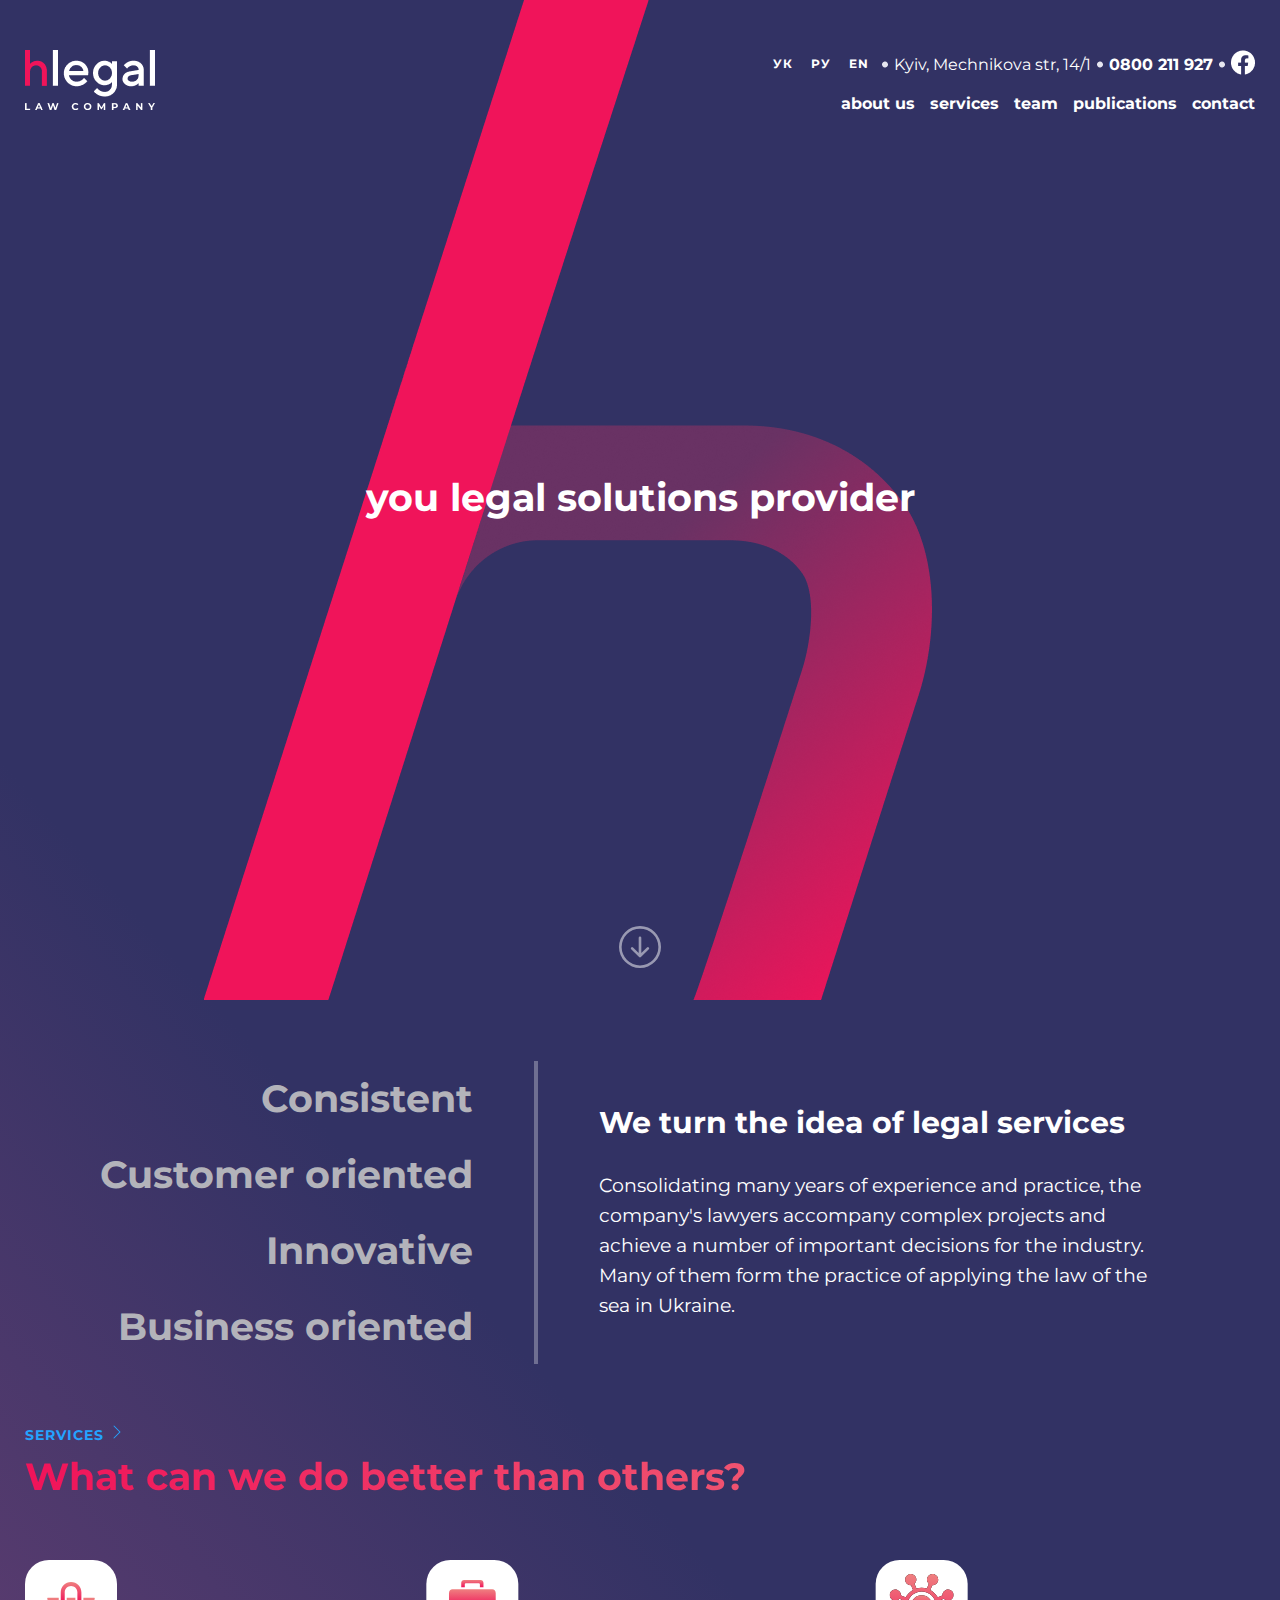
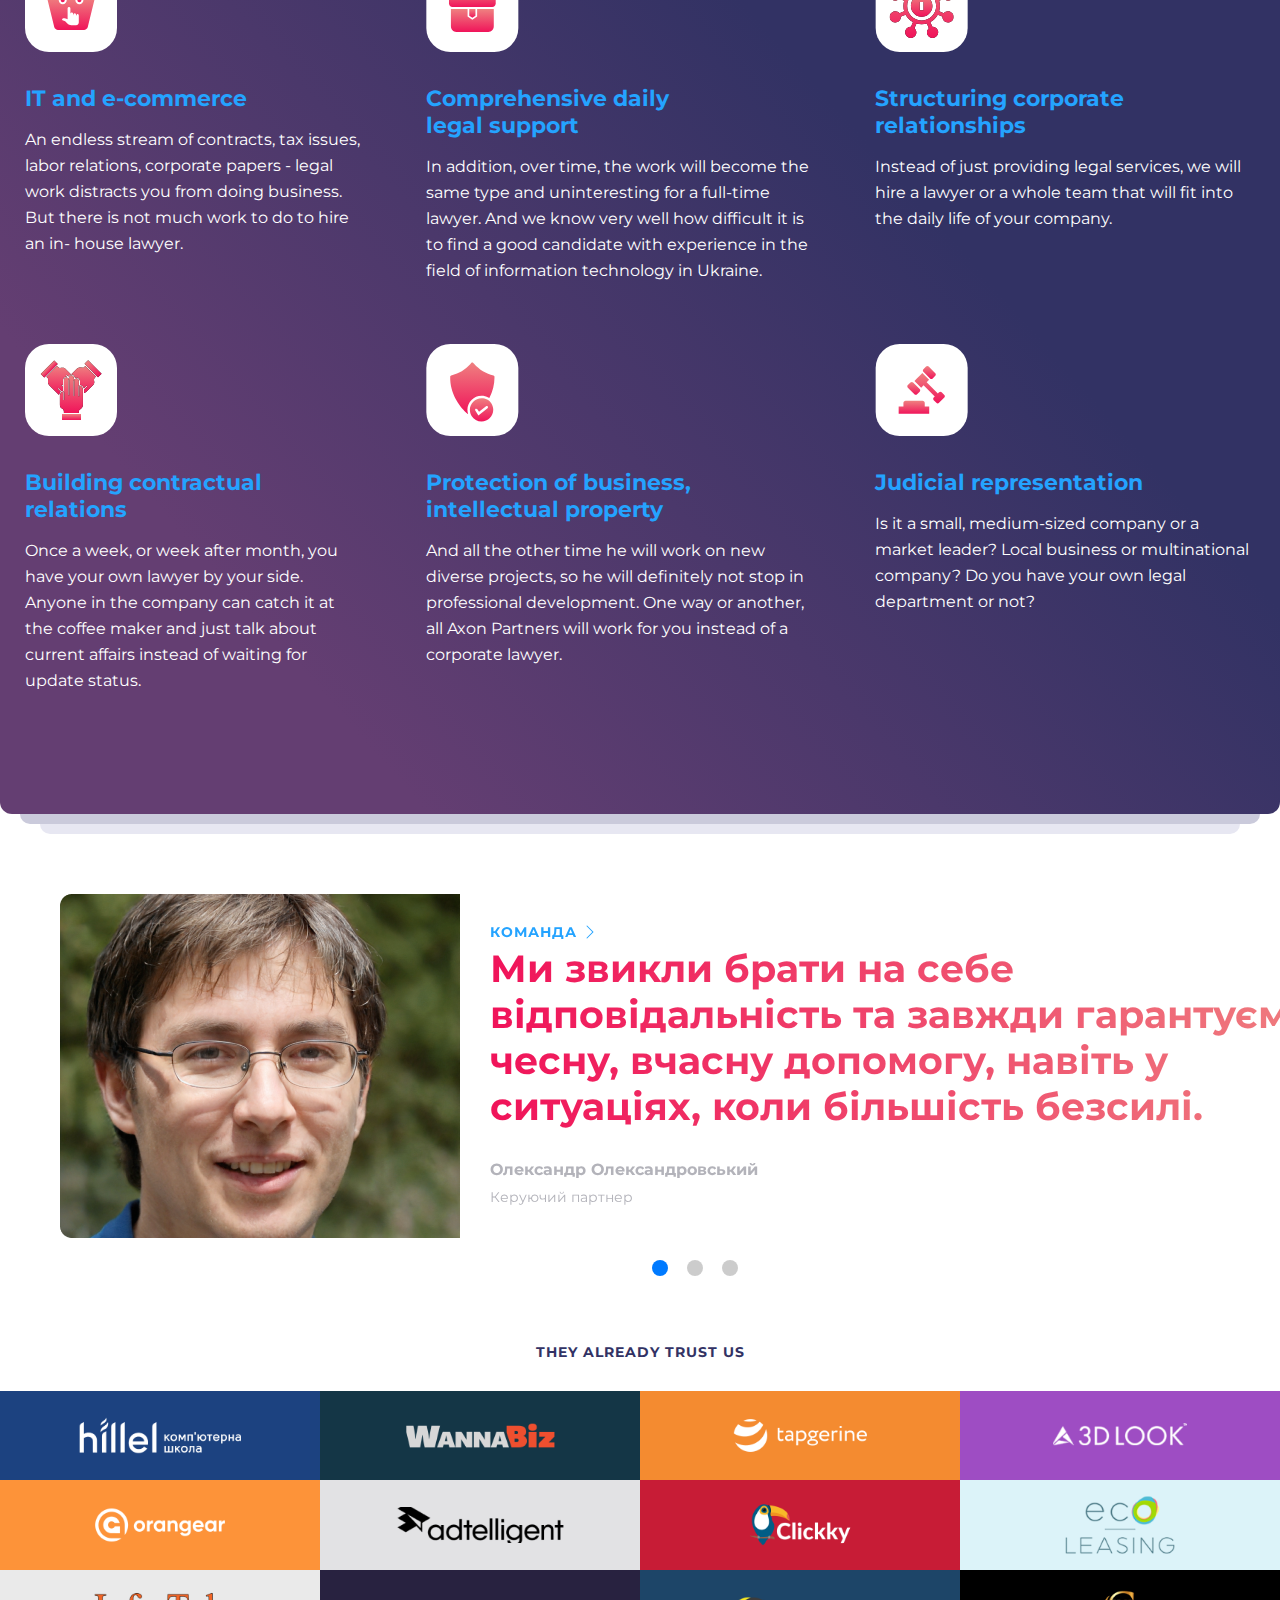
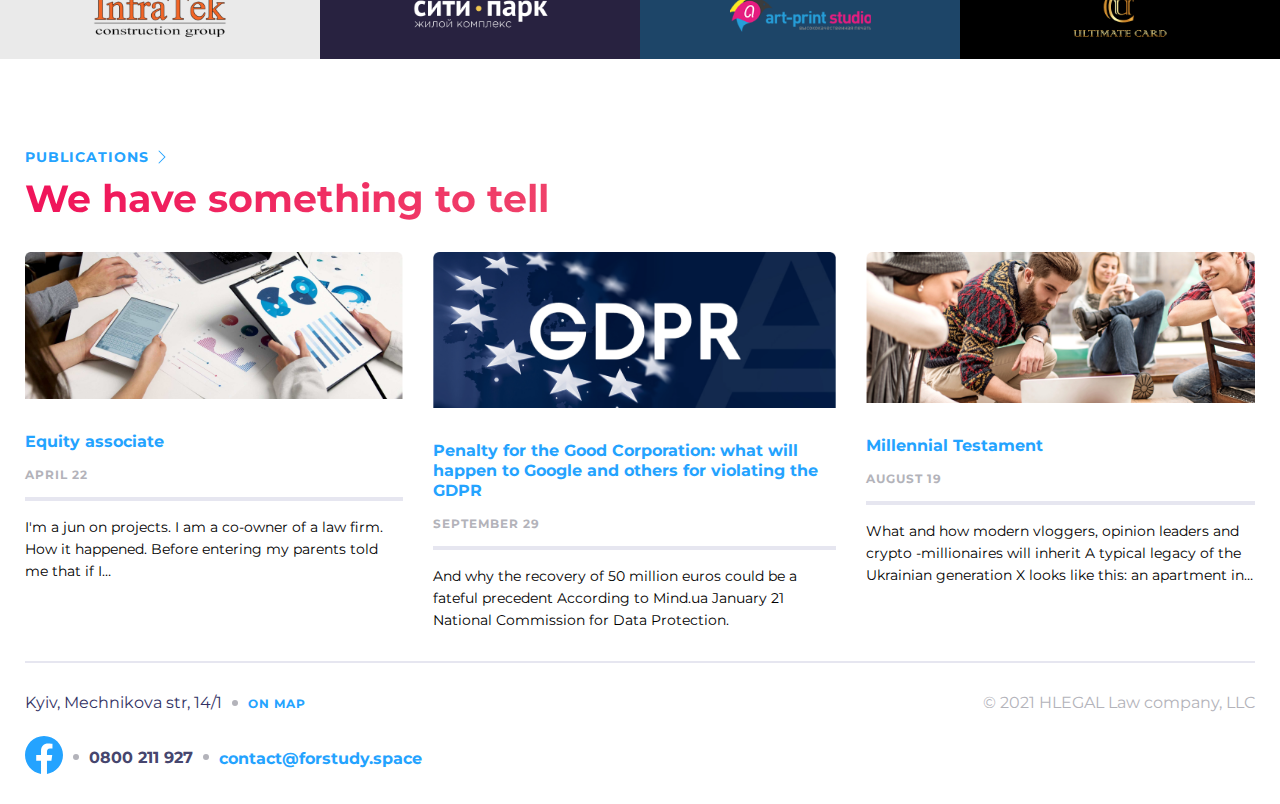
<file: index.html>
<!DOCTYPE html>
<html lang="en">
<head>
    <meta charset="UTF-8">
    <meta name="viewport"
          content="width=device-width, initial-scale=1.0, maximum-scale=1.0, minimum-scale=2.0">
    <meta http-equiv="X-UA-Compatible" content="ie=edge">
    <title>hlegal law company</title>
    <link href="https://cdn.jsdelivr.net/npm/bootstrap@5.3.0-alpha1/dist/css/bootstrap.min.css" rel="stylesheet"
          integrity="sha384-GLhlTQ8iRABdZLl6O3oVMWSktQOp6b7In1Zl3/Jr59b6EGGoI1aFkw7cmDA6j6gD" crossorigin="anonymous">
    <link rel="stylesheet" href="https://cdn.jsdelivr.net/npm/swiper@9/swiper-bundle.min.css"/>
    <link rel="stylesheet" href="css/reset.css">
    <link rel="stylesheet" href="css/style.css">
    <link rel="preconnect" href="https://fonts.googleapis.com">
    <link rel="preconnect" href="https://fonts.gstatic.com" crossorigin>
    <link href="https://fonts.googleapis.com/css2?family=Montserrat:ital,wght@0,400;0,700;1,400;1,700&display=swap"
          rel="stylesheet">
</head>
<body>


<header>
    <div class="background">
        <div class="header_wrapper">
            <div class="header_container">
                <div class="header_left">
                    <a href="#"><img src="image/logo_header.png" alt="logo_header"></a>
                </div>
                <div class="header_right">
                    <div class="first_string">
                        <div class="languages">
                            <a href="#" class="uk link">УК</a>
                            <a href="#" class="ru link">РУ</a>
                            <a href="#" class="en link">EN</a>
                        </div>
                        <div class="dot_separator-first">
                            <img src="image/dot_separator.png" alt="dot_separator" class="dot_separator">
                        </div>
                        <div class="address_p">
                            <p class="address">Kyiv, Mechnikova str, 14/1</p>
                        </div>
                        <div class="dot_separator-second">
                            <img src="image/dot_separator.png" alt="dot_separator" class="dot_separator">
                        </div>
                        <div class="mobile">
                            <a href="#" class="mobile-link">0800 211 927</a>
                        </div>
                        <div class="dot_separator-third">
                            <img src="image/dot_separator.png" alt="dot_separator">
                        </div>
                        <div class="facebook_logo">
                            <a href="#"><img src="image/facebook_header.png" alt="facebook_header"></a>
                        </div>
                    </div>
                    <div class="second_string">
                        <a href="#" class="second_string-link">about us</a>
                        <a href="pages/services.html" class="second_string-link">services</a>
                        <a href="#" class="second_string-link">team</a>
                        <a href="#" class="second_string-link">publications</a>
                        <a href="#" class="second_string-link">contact</a>
                    </div>
                </div>
            </div>
        </div>
        <div class="header_wrapper-tabletSD">
            <div class="header_container">
                <div class="first_string">
                    <div class="languages">
                        <a href="#" class="uk link">УК</a>
                        <a href="#" class="ru link">РУ</a>
                        <a href="#" class="en link">EN</a>
                    </div>
                    <div class="dot_separator-first">
                        <img src="image/dot_separator.png" alt="dot_separator" class="dot_separator">
                    </div>
                    <div class="address_p">
                        <p class="address">Kyiv, Mechnikova str, 14/1</p>
                    </div>
                    <div class="dot_separator-second">
                        <img src="image/dot_separator.png" alt="dot_separator" class="dot_separator">
                    </div>
                    <div class="mobile">
                        <a href="#" class="mobile-link">0800 211 927</a>
                    </div>
                    <div class="dot_separator-third">
                        <img src="image/dot_separator.png" alt="dot_separator">
                    </div>
                    <div class="facebook_logo">
                        <a href="#"><img src="image/facebook_header.png" alt="facebook_header"></a>
                    </div>
                </div>
                <div class="header_first">
                    <a href="#"><img src="image/logo_header.png" alt="logo_header"></a>
                </div>
                <div class="second_string">
                    <a href="#" class="second_string-link">about us</a>
                    <a href="pages/services.html" class="second_string-link">services</a>
                    <a href="#" class="second_string-link">team</a>
                    <a href="#" class="second_string-link">publications</a>
                    <a href="#" class="second_string-link">contact</a>
                </div>
            </div>
        </div>
        <div class="header_wrapper-mobile">
            <div class="mobile_container">
                <div class="languages">
                    <a href="#" class="uk link">УК</a>
                    <a href="#" class="ru link">РУ</a>
                    <a href="#" class="en link">EN</a>
                </div>
                <div class="mobile_phone">
                    <a href="#">0800 211 927</a>
                </div>
            </div>
        </div>
        <div class="header_wrapper-mobile-second">
            <div class="mobile_container">
                <div class="logo">
                    <a href="pages/services.html"><img src="image/adaptive/Mobile/logo.svg" alt="logo"></a>
                </div>
                <div class="menu">
                    <a href="#"><img src="image/adaptive/Mobile/logo-2.svg" alt="logo-2"></a>
                </div>
            </div>
        </div>

        <section>
            <div class="header_text">
                <p>you legal solutions provider</p>
            </div>
        </section>

        <section>
            <div class="button-scroll">
                <a href="#wrapper">
                    <svg xmlns="http://www.w3.org/2000/svg" width="42" height="42" fill="white" opacity="0.5"
                         class="bi bi-arrow-down-circle" viewBox="0 0 16 16">
                        <path fill-rule="evenodd"
                              d="M1 8a7 7 0 1 0 14 0A7 7 0 0 0 1 8zm15 0A8 8 0 1 1 0 8a8 8 0 0 1 16 0zM8.5 4.5a.5.5 0 0 0-1 0v5.793L5.354 8.146a.5.5 0 1 0-.708.708l3 3a.5.5 0 0 0 .708 0l3-3a.5.5 0 0 0-.708-.708L8.5 10.293V4.5z"/>
                    </svg>
                </a>
            </div>
        </section>


        <section>
            <div class="main_wrapper-first">
                <div class="main_container-first">
                    <div class="links_block">
                        <div class="links_block-first">
                            <a href="#">Consistent</a>
                        </div>
                        <div class="links_block-second">
                            <a href="#">Customer oriented</a>
                        </div>
                        <div class="links_block-third">
                            <a href="#">Innovative</a>
                        </div>
                        <div class="links_block-fourth">
                            <a href="#">Business oriented</a>
                        </div>
                    </div>
                    <div class="vertical_line"></div>
                    <div class="text_block">
                        <h2>We turn the idea of legal services</h2>
                        <p>Consolidating many years of experience and practice, the company's lawyers accompany
                            complex projects and achieve a number of important decisions for the industry. Many of
                            them form the practice of applying the law of the sea in Ukraine.</p>
                    </div>
                </div>
            </div>
        </section>

        <section>
            <div class="main_wrapper-first-tabletSD">
                <div class="main_container-first">
                    <div class="links_block">
                        <div class="links_block-first">
                            <a href="#">Consistent</a>
                        </div>
                        <div class="links_block-second">
                            <a href="#">Customer oriented</a>
                        </div>
                        <div class="links_block-third">
                            <a href="#">Innovative</a>
                        </div>
                        <div class="links_block-fourth">
                            <a href="#">Business oriented</a>
                        </div>
                    </div>
                    <div class="text_block">
                        <h2>We turn the idea of legal services</h2>
                        <p>Consolidating many years of experience and practice, the company's lawyers accompany
                            complex projects and achieve a number of important decisions for the industry. Many of
                            them form the practice of applying the law of the sea in Ukraine.</p>
                    </div>
                </div>
            </div>
        </section>

        <section>
            <div class="main_wrapper-second">
                <div class="main_container-second">
                    <div class="services_block">
                        <div class="services_link">
                            <a href="#">services
                                <svg xmlns="http://www.w3.org/2000/svg" width="16" height="16" fill="#24A3FF"
                                     class="bi bi-chevron-right" viewBox="0 0 16 16">
                                    <path fill-rule="evenodd"
                                          d="M4.646 1.646a.5.5 0 0 1 .708 0l6 6a.5.5 0 0 1 0 .708l-6 6a.5.5 0 0 1-.708-.708L10.293 8 4.646 2.354a.5.5 0 0 1 0-.708z"/>
                                </svg>
                            </a>
                        </div>
                    </div>
                    <div class="title">
                        <h2>What can we do better than others?</h2>
                    </div>
                    <div class="items_container">
                        <div class="item-1">
                            <img src="image/container2Image/it-end-e-commerce.svg" alt="it">
                            <a href="#"><h3>IT and e-commerce</h3></a>
                            <p>An endless stream of contracts, tax issues, labor relations,
                                corporate papers - legal work distracts you from doing
                                business. But there is not much work to do to hire an in-
                                house lawyer.</p>
                        </div>
                        <div class="item-2">
                            <img src="image/container2Image/Comprehensive-daily.svg" alt="Comprehensive-daily">
                            <a href="#"><h3>Comprehensive daily legal support</h3></a>
                            <p>In addition, over time, the work will become the same type
                                and uninteresting for a full-time lawyer. And we know very
                                well how difficult it is to find a good candidate with
                                experience in the field of information technology in Ukraine.</p>
                        </div>
                        <div class="item-3">
                            <img src="image/container2Image/Structuring-corporate-relationships.svg"
                                 alt="Structuring-corporate-relationships">
                            <a href="#"><h3>Structuring corporate relationships</h3></a>
                            <p>Instead of just providing legal services, we will hire a lawyer or
                                a whole team that will fit into the daily life of your company.</p>
                        </div>
                        <div class="item-4">
                            <img src="image/container2Image/Building.svg" alt="Building">
                            <a href="#"><h3>Building contractual relations</h3></a>
                            <p>Once a week, or week after month, you have your own lawyer
                                by your side. Anyone in the company can catch it at the
                                coffee maker and just talk about current affairs instead of
                                waiting for update status.</p>
                        </div>
                        <div class="item-5">
                            <img src="image/container2Image/Protection-of-business.svg"
                                 alt="Protection-of-business">
                            <a href="#"><h3>Protection of business, intellectual property</h3></a>
                            <p>And all the other time he will work on new diverse projects,
                                so he will definitely not stop in professional development.
                                One way or another, all Axon Partners will work for you
                                instead of a corporate lawyer.</p>
                        </div>
                        <div class="item-6">
                            <img src="image/container2Image/Judicial.svg" alt="Judical">
                            <a href="#"><h3>Judicial representation</h3></a>
                            <p>Is it a small, medium-sized company or a market leader?
                                Local business or multinational company? Do you have your
                                own legal department or not?</p>
                        </div>
                    </div>
                </div>
            </div>
        </section>
    </div>


</header>

<main>
    <section>
        <div class="shadow_wrapper">
            <div class="shadow_wrapper-container">
                <div class="shadow_box-1"></div>
            </div>
        </div>
    </section>

    <section>
        <div class="shadow_wrapper-second">
            <div class="shadow_wrapper_container-second">
                <div class="shadow_box-2"></div>
            </div>
        </div>
    </section>

    <section>
        <div id="wrapper">
            <!-- Swiper -->
            <div class="swiper mySwiper">
                <div class="swiper-wrapper">
                    <div class="swiper-slide">
                        <div class="swiper_photo">
                            <img src="image/container2Image/man.png" alt="man">
                        </div>
                        <div class="text_container">
                            <div class="team">
                                <a href="#">
                                    <p>КОМАНДА
                                        <svg xmlns="http://www.w3.org/2000/svg" width="16" height="16" fill="#24A3FF"
                                             class="bi bi-chevron-right" viewBox="0 0 16 16">
                                            <path fill-rule="evenodd"
                                                  d="M4.646 1.646a.5.5 0 0 1 .708 0l6 6a.5.5 0 0 1 0 .708l-6 6a.5.5 0 0 1-.708-.708L10.293 8 4.646 2.354a.5.5 0 0 1 0-.708z"/>
                                        </svg>
                                    </p>
                                </a>
                            </div>
                            <div class="title">
                                <p>Ми звикли брати на себе відповідальність та завжди
                                    гарантуємо чесну, вчасну допомогу, навіть у
                                    ситуаціях, коли більшість безсилі.</p>
                            </div>
                            <div class="footer_text-1">
                                <p>Олександр Олександровський</p>
                            </div>
                            <div class="footer_text-2">
                                <p>Керуючий партнер</p>
                            </div>
                        </div>
                    </div>
                    <div class="swiper-slide">
                        <div class="swiper_photo">
                            <img src="image/container2Image/man.png" alt="man">
                        </div>
                        <div class="text_container">
                            <div class="team">
                                <a href="#">
                                    <p>КОМАНДА
                                        <svg xmlns="http://www.w3.org/2000/svg" width="16" height="16" fill="#24A3FF"
                                             class="bi bi-chevron-right" viewBox="0 0 16 16">
                                            <path fill-rule="evenodd"
                                                  d="M4.646 1.646a.5.5 0 0 1 .708 0l6 6a.5.5 0 0 1 0 .708l-6 6a.5.5 0 0 1-.708-.708L10.293 8 4.646 2.354a.5.5 0 0 1 0-.708z"/>
                                        </svg>
                                    </p>
                                </a>
                            </div>
                            <div class="title">
                                <p>Ми звикли брати на себе відповідальність та завжди
                                    гарантуємо чесну, вчасну допомогу, навіть у
                                    ситуаціях, коли більшість безсилі.</p>
                            </div>
                            <div class="footer_text-1">
                                <p>Олександр Олександровський</p>
                            </div>
                            <div class="footer_text-2">
                                <p>Керуючий партнер</p>
                            </div>
                        </div>
                    </div>
                    <div class="swiper-slide">
                        <div class="swiper_photo">
                            <img src="image/container2Image/man.png" alt="man">
                        </div>
                        <div class="text_container">
                            <div class="team">
                                <a href="#">
                                    <p>КОМАНДА
                                        <svg xmlns="http://www.w3.org/2000/svg" width="16" height="16" fill="#24A3FF"
                                             class="bi bi-chevron-right" viewBox="0 0 16 16">
                                            <path fill-rule="evenodd"
                                                  d="M4.646 1.646a.5.5 0 0 1 .708 0l6 6a.5.5 0 0 1 0 .708l-6 6a.5.5 0 0 1-.708-.708L10.293 8 4.646 2.354a.5.5 0 0 1 0-.708z"/>
                                        </svg>
                                    </p>
                                </a>
                            </div>
                            <div class="title">
                                <p>Ми звикли брати на себе відповідальність та завжди
                                    гарантуємо чесну, вчасну допомогу, навіть у
                                    ситуаціях, коли більшість безсилі.</p>
                            </div>
                            <div class="footer_text-1">
                                <p>Олександр Олександровський</p>
                            </div>
                            <div class="footer_text-2">
                                <p>Керуючий партнер</p>
                            </div>
                        </div>
                    </div>
                </div>
                <div class="swiper-pagination"></div>
            </div>
        </div>
    </section>

    <section>
        <div id="wrapper_adaptive-desktop">
            <!-- Swiper -->
            <div class="swiper mySwiper">
                <div class="swiper-wrapper">
                    <div class="swiper-slide">
                        <div class="swiper_photo">
                            <img src="image/adaptive/desktopSD/man.png" alt="man">
                        </div>
                        <div class="text_container">
                            <div class="team">
                                <a href="#">
                                    <p>КОМАНДА
                                        <svg xmlns="http://www.w3.org/2000/svg" width="16" height="16" fill="#24A3FF"
                                             class="bi bi-chevron-right" viewBox="0 0 16 16">
                                            <path fill-rule="evenodd"
                                                  d="M4.646 1.646a.5.5 0 0 1 .708 0l6 6a.5.5 0 0 1 0 .708l-6 6a.5.5 0 0 1-.708-.708L10.293 8 4.646 2.354a.5.5 0 0 1 0-.708z"/>
                                        </svg>
                                    </p>
                                </a>
                            </div>
                            <div class="title">
                                <p>Ми звикли брати на себе відповідальність та завжди
                                    гарантуємо чесну, вчасну допомогу, навіть у
                                    ситуаціях, коли більшість безсилі.</p>
                            </div>
                            <div class="footer_text-1">
                                <p>Олександр Олександровський</p>
                            </div>
                            <div class="footer_text-2">
                                <p>Керуючий партнер</p>
                            </div>
                        </div>
                    </div>
                    <div class="swiper-slide">
                        <div class="swiper_photo">
                            <img src="image/adaptive/desktopSD/man.png" alt="man">
                        </div>
                        <div class="text_container">
                            <div class="team">
                                <a href="#">
                                    <p>КОМАНДА
                                        <svg xmlns="http://www.w3.org/2000/svg" width="16" height="16" fill="#24A3FF"
                                             class="bi bi-chevron-right" viewBox="0 0 16 16">
                                            <path fill-rule="evenodd"
                                                  d="M4.646 1.646a.5.5 0 0 1 .708 0l6 6a.5.5 0 0 1 0 .708l-6 6a.5.5 0 0 1-.708-.708L10.293 8 4.646 2.354a.5.5 0 0 1 0-.708z"/>
                                        </svg>
                                    </p>
                                </a>
                            </div>
                            <div class="title">
                                <p>Ми звикли брати на себе відповідальність та завжди
                                    гарантуємо чесну, вчасну допомогу, навіть у
                                    ситуаціях, коли більшість безсилі.</p>
                            </div>
                            <div class="footer_text-1">
                                <p>Олександр Олександровський</p>
                            </div>
                            <div class="footer_text-2">
                                <p>Керуючий партнер</p>
                            </div>
                        </div>
                    </div>
                    <div class="swiper-slide">
                        <div class="swiper_photo">
                            <img src="image/adaptive/desktopSD/man.png" alt="man">
                        </div>
                        <div class="text_container">
                            <div class="team">
                                <a href="#">
                                    <p>КОМАНДА
                                        <svg xmlns="http://www.w3.org/2000/svg" width="16" height="16" fill="#24A3FF"
                                             class="bi bi-chevron-right" viewBox="0 0 16 16">
                                            <path fill-rule="evenodd"
                                                  d="M4.646 1.646a.5.5 0 0 1 .708 0l6 6a.5.5 0 0 1 0 .708l-6 6a.5.5 0 0 1-.708-.708L10.293 8 4.646 2.354a.5.5 0 0 1 0-.708z"/>
                                        </svg>
                                    </p>
                                </a>
                            </div>
                            <div class="title">
                                <p>Ми звикли брати на себе відповідальність та завжди
                                    гарантуємо чесну, вчасну допомогу, навіть у
                                    ситуаціях, коли більшість безсилі.</p>
                            </div>
                            <div class="footer_text-1">
                                <p>Олександр Олександровський</p>
                            </div>
                            <div class="footer_text-2">
                                <p>Керуючий партнер</p>
                            </div>
                        </div>
                    </div>
                </div>
                <div class="swiper-pagination"></div>
            </div>
        </div>
    </section>

    <section>
        <div id="wrapper_adaptive-tabletHD">
            <!-- Swiper -->
            <div class="swiper mySwiper">
                <div class="swiper-wrapper">
                    <div class="swiper-slide">
                        <div class="swiper_photo">
                            <img src="image/adaptive/TabletHD/man.png" alt="man">
                        </div>
                        <div class="text_container">
                            <div class="team">
                                <a href="#">
                                    <p>КОМАНДА
                                        <svg xmlns="http://www.w3.org/2000/svg" width="16" height="16" fill="#24A3FF"
                                             class="bi bi-chevron-right" viewBox="0 0 16 16">
                                            <path fill-rule="evenodd"
                                                  d="M4.646 1.646a.5.5 0 0 1 .708 0l6 6a.5.5 0 0 1 0 .708l-6 6a.5.5 0 0 1-.708-.708L10.293 8 4.646 2.354a.5.5 0 0 1 0-.708z"/>
                                        </svg>
                                    </p>
                                </a>
                            </div>
                            <div class="title">
                                <p>Ми звикли брати на себе відповідальність та завжди
                                    гарантуємо чесну, вчасну допомогу, навіть у
                                    ситуаціях, коли більшість безсилі.</p>
                            </div>
                            <div class="footer_text-1">
                                <p>Олександр Олександровський</p>
                            </div>
                            <div class="footer_text-2">
                                <p>Керуючий партнер</p>
                            </div>
                        </div>
                    </div>
                    <div class="swiper-slide">
                        <div class="swiper_photo">
                            <img src="image/adaptive/TabletHD/man.png" alt="man">
                        </div>
                        <div class="text_container">
                            <div class="team">
                                <a href="#">
                                    <p>КОМАНДА
                                        <svg xmlns="http://www.w3.org/2000/svg" width="16" height="16" fill="#24A3FF"
                                             class="bi bi-chevron-right" viewBox="0 0 16 16">
                                            <path fill-rule="evenodd"
                                                  d="M4.646 1.646a.5.5 0 0 1 .708 0l6 6a.5.5 0 0 1 0 .708l-6 6a.5.5 0 0 1-.708-.708L10.293 8 4.646 2.354a.5.5 0 0 1 0-.708z"/>
                                        </svg>
                                    </p>
                                </a>
                            </div>
                            <div class="title">
                                <p>Ми звикли брати на себе відповідальність та завжди
                                    гарантуємо чесну, вчасну допомогу, навіть у
                                    ситуаціях, коли більшість безсилі.</p>
                            </div>
                            <div class="footer_text-1">
                                <p>Олександр Олександровський</p>
                            </div>
                            <div class="footer_text-2">
                                <p>Керуючий партнер</p>
                            </div>
                        </div>
                    </div>
                    <div class="swiper-slide">
                        <div class="swiper_photo">
                            <img src="image/adaptive/TabletHD/man.png" alt="man">
                        </div>
                        <div class="text_container">
                            <div class="team">
                                <a href="#">
                                    <p>КОМАНДА
                                        <svg xmlns="http://www.w3.org/2000/svg" width="16" height="16" fill="#24A3FF"
                                             class="bi bi-chevron-right" viewBox="0 0 16 16">
                                            <path fill-rule="evenodd"
                                                  d="M4.646 1.646a.5.5 0 0 1 .708 0l6 6a.5.5 0 0 1 0 .708l-6 6a.5.5 0 0 1-.708-.708L10.293 8 4.646 2.354a.5.5 0 0 1 0-.708z"/>
                                        </svg>
                                    </p>
                                </a>
                            </div>
                            <div class="title">
                                <p>Ми звикли брати на себе відповідальність та завжди
                                    гарантуємо чесну, вчасну допомогу, навіть у
                                    ситуаціях, коли більшість безсилі.</p>
                            </div>
                            <div class="footer_text-1">
                                <p>Олександр Олександровський</p>
                            </div>
                            <div class="footer_text-2">
                                <p>Керуючий партнер</p>
                            </div>
                        </div>
                    </div>
                </div>
                <div class="swiper-pagination"></div>
            </div>
        </div>
    </section>

    <section>
        <div id="wrapper_adaptive-tabletSD">
            <!-- Swiper -->
            <div class="swiper mySwiper">
                <div class="swiper-wrapper">
                    <div class="swiper-slide">
                        <div class="swiper_photo">
                            <img src="image/adaptive/TabletSD/man.png" alt="man">
                        </div>
                        <div class="text_container">
                            <div class="team">
                                <a href="#">
                                    <p>КОМАНДА
                                        <svg xmlns="http://www.w3.org/2000/svg" width="16" height="16" fill="#24A3FF"
                                             class="bi bi-chevron-right" viewBox="0 0 16 16">
                                            <path fill-rule="evenodd"
                                                  d="M4.646 1.646a.5.5 0 0 1 .708 0l6 6a.5.5 0 0 1 0 .708l-6 6a.5.5 0 0 1-.708-.708L10.293 8 4.646 2.354a.5.5 0 0 1 0-.708z"/>
                                        </svg>
                                    </p>
                                </a>
                            </div>
                            <div class="title">
                                <p>Ми звикли брати на себе відповідальність та завжди
                                    гарантуємо чесну, вчасну допомогу, навіть у
                                    ситуаціях, коли більшість безсилі.</p>
                            </div>
                            <div class="footer_text-1">
                                <p>Олександр Олександровський</p>
                            </div>
                            <div class="footer_text-2">
                                <p>Керуючий партнер</p>
                            </div>
                        </div>
                    </div>
                    <div class="swiper-slide">
                        <div class="swiper_photo">
                            <img src="image/adaptive/TabletSD/man.png" alt="man">
                        </div>
                        <div class="text_container">
                            <div class="team">
                                <a href="#">
                                    <p>КОМАНДА
                                        <svg xmlns="http://www.w3.org/2000/svg" width="16" height="16" fill="#24A3FF"
                                             class="bi bi-chevron-right" viewBox="0 0 16 16">
                                            <path fill-rule="evenodd"
                                                  d="M4.646 1.646a.5.5 0 0 1 .708 0l6 6a.5.5 0 0 1 0 .708l-6 6a.5.5 0 0 1-.708-.708L10.293 8 4.646 2.354a.5.5 0 0 1 0-.708z"/>
                                        </svg>
                                    </p>
                                </a>
                            </div>
                            <div class="title">
                                <p>Ми звикли брати на себе відповідальність та завжди
                                    гарантуємо чесну, вчасну допомогу, навіть у
                                    ситуаціях, коли більшість безсилі.</p>
                            </div>
                            <div class="footer_text-1">
                                <p>Олександр Олександровський</p>
                            </div>
                            <div class="footer_text-2">
                                <p>Керуючий партнер</p>
                            </div>
                        </div>
                    </div>
                    <div class="swiper-slide">
                        <div class="swiper_photo">
                            <img src="image/adaptive/TabletSD/man.png" alt="man">
                        </div>
                        <div class="text_container">
                            <div class="team">
                                <a href="#">
                                    <p>КОМАНДА
                                        <svg xmlns="http://www.w3.org/2000/svg" width="16" height="16" fill="#24A3FF"
                                             class="bi bi-chevron-right" viewBox="0 0 16 16">
                                            <path fill-rule="evenodd"
                                                  d="M4.646 1.646a.5.5 0 0 1 .708 0l6 6a.5.5 0 0 1 0 .708l-6 6a.5.5 0 0 1-.708-.708L10.293 8 4.646 2.354a.5.5 0 0 1 0-.708z"/>
                                        </svg>
                                    </p>
                                </a>
                            </div>
                            <div class="title">
                                <p>Ми звикли брати на себе відповідальність та завжди
                                    гарантуємо чесну, вчасну допомогу, навіть у
                                    ситуаціях, коли більшість безсилі.</p>
                            </div>
                            <div class="footer_text-1">
                                <p>Олександр Олександровський</p>
                            </div>
                            <div class="footer_text-2">
                                <p>Керуючий партнер</p>
                            </div>
                        </div>
                    </div>
                </div>
                <div class="swiper-pagination"></div>
            </div>
        </div>
    </section>

    <section>
        <div id="wrapper_adaptive-mobile">
            <!-- Swiper -->
            <div class="swiper mySwiper">
                <div class="swiper-wrapper">
                    <div class="swiper-slide">
                        <div class="swiper_photo">
                            <img src="image/adaptive/Mobile/man.png" alt="man">
                        </div>
                        <div class="text_container">
                            <div class="team">
                                <a href="#">
                                    <p>КОМАНДА
                                        <svg xmlns="http://www.w3.org/2000/svg" width="16" height="16" fill="#24A3FF"
                                             class="bi bi-chevron-right" viewBox="0 0 16 16">
                                            <path fill-rule="evenodd"
                                                  d="M4.646 1.646a.5.5 0 0 1 .708 0l6 6a.5.5 0 0 1 0 .708l-6 6a.5.5 0 0 1-.708-.708L10.293 8 4.646 2.354a.5.5 0 0 1 0-.708z"/>
                                        </svg>
                                    </p>
                                </a>
                            </div>
                            <div class="title">
                                <p>Ми звикли брати на себе відповідальні<br>сть та завжди
                                    гарантуємо чесну, вчасну допомогу, навіть у
                                    ситуаціях, коли більшість безсилі.</p>
                            </div>
                            <div class="footer_text-1">
                                <p>Олександр Олександровський</p>
                            </div>
                            <div class="footer_text-2">
                                <p>Керуючий партнер</p>
                            </div>
                        </div>
                    </div>
                    <div class="swiper-slide">
                        <div class="swiper_photo">
                            <img src="image/adaptive/Mobile/man.png" alt="man">
                        </div>
                        <div class="text_container">
                            <div class="team">
                                <a href="#">
                                    <p>КОМАНДА
                                        <svg xmlns="http://www.w3.org/2000/svg" width="16" height="16" fill="#24A3FF"
                                             class="bi bi-chevron-right" viewBox="0 0 16 16">
                                            <path fill-rule="evenodd"
                                                  d="M4.646 1.646a.5.5 0 0 1 .708 0l6 6a.5.5 0 0 1 0 .708l-6 6a.5.5 0 0 1-.708-.708L10.293 8 4.646 2.354a.5.5 0 0 1 0-.708z"/>
                                        </svg>
                                    </p>
                                </a>
                            </div>
                            <div class="title">
                                <p>Ми звикли брати на себе відповідальні<br>сть та завжди
                                    гарантуємо чесну, вчасну допомогу, навіть у
                                    ситуаціях, коли більшість безсилі.</p>
                            </div>
                            <div class="footer_text-1">
                                <p>Олександр Олександровський</p>
                            </div>
                            <div class="footer_text-2">
                                <p>Керуючий партнер</p>
                            </div>
                        </div>
                    </div>
                    <div class="swiper-slide">
                        <div class="swiper_photo">
                            <img src="image/adaptive/Mobile/man.png" alt="man">
                        </div>
                        <div class="text_container">
                            <div class="team">
                                <a href="#">
                                    <p>КОМАНДА
                                        <svg xmlns="http://www.w3.org/2000/svg" width="16" height="16" fill="#24A3FF"
                                             class="bi bi-chevron-right" viewBox="0 0 16 16">
                                            <path fill-rule="evenodd"
                                                  d="M4.646 1.646a.5.5 0 0 1 .708 0l6 6a.5.5 0 0 1 0 .708l-6 6a.5.5 0 0 1-.708-.708L10.293 8 4.646 2.354a.5.5 0 0 1 0-.708z"/>
                                        </svg>
                                    </p>
                                </a>
                            </div>
                            <div class="title">
                                <p>Ми звикли брати на себе відповідальні<br>сть та завжди
                                    гарантуємо чесну, вчасну допомогу, навіть у
                                    ситуаціях, коли більшість безсилі.</p>
                            </div>
                            <div class="footer_text-1">
                                <p>Олександр Олександровський</p>
                            </div>
                            <div class="footer_text-2">
                                <p>Керуючий партнер</p>
                            </div>
                        </div>
                    </div>
                </div>
                <div class="swiper-pagination"></div>
            </div>
        </div>
    </section>

    <section>
        <div class="client_title">
            <p>They already trust us</p>
        </div>

        <div class="clients_container">
            <div class="hilel">
                <img src="image/clients/hilel.png" alt="hilel">
            </div>
            <div class="wannabiz">
                <img src="image/clients/wannabiz.png" alt="wannabiz">
            </div>
            <div class="tapgerine">
                <img src="image/clients/tapgerine.png" alt="tapgerine">
            </div>
            <div class="look">
                <img src="image/clients/look.png" alt="3dlook">
            </div>
            <div class="orangear">
                <img src="image/clients/orangear.png" alt="orangear">
            </div>
            <div class="adteligent">
                <img src="image/clients/adtelige.png" alt="adtelige">
            </div>
            <div class="clickky">
                <img src="image/clients/clickky.png" alt="clickky">
            </div>
            <div class="eco">
                <img src="image/clients/ecoleasing.png" alt="ecoleasing">
            </div>
            <div class="infra">
                <img src="image/clients/infratek.png" alt="infratek">
            </div>
            <div class="citypark">
                <img src="image/clients/citypark.png" alt="citypark">
            </div>
            <div class="artprint">
                <img src="image/clients/artprint.png" alt="artprint">
            </div>
            <div class="ultimate">
                <img src="image/clients/ultimatecard.png" alt="ultimate">
            </div>
        </div>
    </section>

    <section>
        <div class="clients_container-tabletHD">
            <div class="hilel">
                <img src="image/adaptive/TabletHD/items/hilel.png" alt="hilel">
            </div>
            <div class="wannabiz">
                <img src="image/adaptive/TabletHD/items/wanna.png" alt="wanna">
            </div>
            <div class="tapgerine">
                <img src="image/adaptive/TabletHD/items/tap.png" alt="tapgerine">
            </div>
            <div class="look">
                <img src="image/adaptive/TabletHD/items/look.png" alt="3dlook">
            </div>
            <div class="orangear">
                <img src="image/adaptive/TabletHD/items/oran.png" alt="orangear">
            </div>
            <div class="adteligent">
                <img src="image/adaptive/TabletHD/items/ad.png" alt="adtelige">
            </div>
            <div class="clickky">
                <img src="image/adaptive/TabletHD/items/click.png" alt="clickky">
            </div>
            <div class="eco">
                <img src="image/adaptive/TabletHD/items/eco.png" alt="ecoleasing">
            </div>
            <div class="infra">
                <img src="image/adaptive/TabletHD/items/infra.png" alt="infratek">
            </div>
            <div class="citypark">
                <img src="image/adaptive/TabletHD/items/city.png" alt="citypark">
            </div>
            <div class="artprint">
                <img src="image/adaptive/TabletHD/items/art.png" alt="artprint">
            </div>
            <div class="ultimate">
                <img src="image/adaptive/TabletHD/items/ultimate.png" alt="ultimate">
            </div>
        </div>
    </section>

    <section>
        <div class="clients_container-tabletSD">
            <div class="hilel">
                <img src="image/adaptive/TabletHD/items/hilel.png" alt="hilel">
            </div>
            <div class="wannabiz">
                <img src="image/adaptive/TabletHD/items/wanna.png" alt="wanna">
            </div>
            <div class="tapgerine">
                <img src="image/adaptive/TabletHD/items/tap.png" alt="tapgerine">
            </div>
            <div class="look">
                <img src="image/adaptive/TabletHD/items/look.png" alt="3dlook">
            </div>
            <div class="orangear">
                <img src="image/adaptive/TabletHD/items/oran.png" alt="orangear">
            </div>
            <div class="adteligent">
                <img src="image/adaptive/TabletHD/items/ad.png" alt="adtelige">
            </div>
            <div class="clickky">
                <img src="image/adaptive/TabletHD/items/click.png" alt="clickky">
            </div>
            <div class="eco">
                <img src="image/adaptive/TabletHD/items/eco.png" alt="ecoleasing">
            </div>
            <div class="infra">
                <img src="image/adaptive/TabletHD/items/infra.png" alt="infratek">
            </div>
            <div class="citypark">
                <img src="image/adaptive/TabletHD/items/city.png" alt="citypark">
            </div>
            <div class="artprint">
                <img src="image/adaptive/TabletHD/items/art.png" alt="artprint">
            </div>
            <div class="ultimate">
                <img src="image/adaptive/TabletHD/items/ultimate.png" alt="ultimate">
            </div>
        </div>
    </section>

    <section>
        <div class="clients_container-mobile">
            <div class="hilel">
                <img src="image/adaptive/Mobile/hilel.png" alt="hilel">
            </div>
            <div class="wannabiz">
                <img src="image/adaptive/Mobile/wanna.png" alt="wanna">
            </div>
            <div class="tapgerine">
                <img src="image/adaptive/Mobile/tap.png" alt="tapgerine">
            </div>
            <div class="look">
                <img src="image/adaptive/Mobile/look.png" alt="3dlook">
            </div>
            <div class="orangear">
                <img src="image/adaptive/Mobile/oran.png" alt="orangear">
            </div>
            <div class="adteligent">
                <img src="image/adaptive/Mobile/ad.png" alt="adtelige">
            </div>
        </div>
    </section>

    <section>
        <div class="publication_wrapper">
            <div class="publication_container">
                <div class="publication_text">
                    <a href="#">
                        <p>Publications
                            <svg xmlns="http://www.w3.org/2000/svg" width="16" height="16" fill="#24A3FF"
                                 class="bi bi-chevron-right" viewBox="0 0 16 16">
                                <path fill-rule="evenodd"
                                      d="M4.646 1.646a.5.5 0 0 1 .708 0l6 6a.5.5 0 0 1 0 .708l-6 6a.5.5 0 0 1-.708-.708L10.293 8 4.646 2.354a.5.5 0 0 1 0-.708z"/>
                            </svg>
                        </p>
                    </a>
                </div>
                <div class="publication_title">
                    <h4>We have something to tell</h4>
                </div>
                <div class="publication_flex_wrapper">
                    <div class="first_block">
                        <img src="image/publication/equity.png" alt="equity">
                        <div class="first_block-text">
                            <h4>Equity associate</h4>
                            <p class="first_paragraph">
                                April 22
                            </p>
                            <div class="line"></div>
                            <p class="second_text">
                                I'm a jun on projects. I am a co-owner of a law firm. How it
                                happened. Before entering my parents told me that if I…
                            </p>
                        </div>
                    </div>
                    <div class="second_block">
                        <div class="second_block-photo">
                            <img src="image/publication/gdpr.png" alt="gdpr">
                        </div>
                        <div class="second_block-text">
                            <h4>Penalty for the Good Corporation: what will happen
                                to Google and others for violating the GDPR</h4>
                            <p class="first_paragraph">
                                September 29
                            </p>
                            <div class="line"></div>
                            <p class="second_paragraph">
                                And why the recovery of 50 million euros could be a fateful
                                precedent According to Mind.ua January 21 National
                                Commission for Data Protection.
                            </p>
                        </div>
                    </div>
                    <div class="third_block">
                        <div class="second_block-photo">
                            <img src="image/publication/millenial.png" alt="millenial">
                        </div>
                        <div class="third_block-text">
                            <h4>Millennial Testament</h4>
                            <p class="first_paragraph">
                                August 19
                            </p>
                            <div class="line"></div>
                            <p class="second_paragraph">
                                What and how modern vloggers, opinion leaders and crypto
                                -millionaires will inherit A typical legacy of the Ukrainian
                                generation X looks like this: an apartment in…
                            </p>
                        </div>
                    </div>
                </div>
                <div class="publication_line"></div>
            </div>
        </div>
    </section>

    <section>
        <div class="publication_wrapper tabletHD">
            <div class="publication_container">
                <div class="publication_text">
                    <a href="#">
                        <p>Publications
                            <svg xmlns="http://www.w3.org/2000/svg" width="16" height="16" fill="#24A3FF"
                                 class="bi bi-chevron-right" viewBox="0 0 16 16">
                                <path fill-rule="evenodd"
                                      d="M4.646 1.646a.5.5 0 0 1 .708 0l6 6a.5.5 0 0 1 0 .708l-6 6a.5.5 0 0 1-.708-.708L10.293 8 4.646 2.354a.5.5 0 0 1 0-.708z"/>
                            </svg>
                        </p>
                    </a>
                </div>
                <div class="publication_title">
                    <h4>We have something to tell</h4>
                </div>
                <div class="publication_flex_wrapper">
                    <div class="first_block">
                        <img src="image/adaptive/TabletHD/equity.png" alt="equity">
                        <div class="first_block-text">
                            <h4>Equity associate</h4>
                            <p class="first_paragraph">
                                April 22
                            </p>
                            <div class="line"></div>
                            <p class="second_text">
                                I'm a jun on projects. I am a co-owner of a law firm. How it
                                happened. Before entering my parents told me that if I…
                            </p>
                        </div>
                    </div>
                    <div class="second_block">
                        <div class="second_block-photo">
                            <img src="image/adaptive/TabletHD/gdpr.png" alt="gdpr">
                        </div>
                        <div class="second_block-text">
                            <h4>Penalty for the Good Corporation: what will happen
                                to Google and others for violating the GDPR</h4>
                            <p class="first_paragraph">
                                September 29
                            </p>
                            <div class="line"></div>
                            <p class="second_paragraph">
                                And why the recovery of 50 million euros could be a fateful
                                precedent According to Mind.ua January 21 National
                                Commission for Data Protection.
                            </p>
                        </div>
                    </div>
                    <div class="third_block">
                        <div class="second_block-photo">
                            <img src="image/adaptive/TabletHD/millen.png" alt="millen">
                        </div>
                        <div class="third_block-text">
                            <h4>Millennial Testament</h4>
                            <p class="first_paragraph">
                                August 19
                            </p>
                            <div class="line"></div>
                            <p class="second_paragraph">
                                What and how modern vloggers, opinion leaders and crypto
                                -millionaires will inherit A typical legacy of the Ukrainian
                                generation X looks like this: an apartment in…
                            </p>
                        </div>
                    </div>
                </div>
                <div class="publication_line"></div>
            </div>
        </div>
    </section>


    <section>
        <div class="publication_wrapper-tabletSD">
            <div class="publication_container">
                <div class="publication_text">
                    <a href="#">
                        <p>Publications
                            <svg xmlns="http://www.w3.org/2000/svg" width="16" height="16" fill="#24A3FF"
                                 class="bi bi-chevron-right" viewBox="0 0 16 16">
                                <path fill-rule="evenodd"
                                      d="M4.646 1.646a.5.5 0 0 1 .708 0l6 6a.5.5 0 0 1 0 .708l-6 6a.5.5 0 0 1-.708-.708L10.293 8 4.646 2.354a.5.5 0 0 1 0-.708z"/>
                            </svg>
                        </p>
                    </a>
                </div>
                <div class="publication_title">
                    <h4>We have something to tell</h4>
                </div>
                <div class="publication_flex_wrapper">
                    <div class="first_block">
                        <img src="image/adaptive/TabletSD/equity.png" alt="equity">
                        <div class="first_block-text">
                            <h4>Equity associate</h4>
                            <p class="first_paragraph">
                                April 22
                            </p>
                            <div class="line"></div>
                            <p class="second_text">
                                I'm a jun on projects. I am a co-owner of a law firm. How it
                                happened. Before entering my parents told me that if I…
                            </p>
                        </div>
                    </div>
                    <div class="second_block">
                        <div class="second_block-photo">
                            <img src="image/adaptive/TabletSD/gdpr.png" alt="gdpr">
                        </div>
                        <div class="second_block-text">
                            <h4>Penalty for the Good Corporation: what will happen
                                to Google and others for violating the GDPR</h4>
                            <p class="first_paragraph">
                                September 29
                            </p>
                            <div class="line"></div>
                            <p class="second_paragraph">
                                And why the recovery of 50 million euros could be a fateful
                                precedent According to Mind.ua January 21 National
                                Commission for Data Protection.
                            </p>
                        </div>
                    </div>
                    <div class="third_block">
                        <div class="second_block-photo">
                            <img src="image/adaptive/TabletSD/footer.png" alt="millen">
                        </div>
                        <div class="third_block-text">
                            <h4>Millennial Testament</h4>
                            <p class="first_paragraph">
                                August 19
                            </p>
                            <div class="line"></div>
                            <p class="second_paragraph">
                                What and how modern vloggers, opinion leaders and crypto
                                -millionaires will inherit A typical legacy of the Ukrainian
                                generation X looks like this: an apartment in…
                            </p>
                        </div>
                    </div>
                </div>
                <div class="publication_line"></div>
            </div>
        </div>
    </section>

    <section>
        <div class="publication_wrapper-mobile">
            <div class="publication_container">
                <div class="publication_text">
                    <a href="#">
                        <p>Publications
                            <svg xmlns="http://www.w3.org/2000/svg" width="16" height="16" fill="#24A3FF"
                                 class="bi bi-chevron-right" viewBox="0 0 16 16">
                                <path fill-rule="evenodd"
                                      d="M4.646 1.646a.5.5 0 0 1 .708 0l6 6a.5.5 0 0 1 0 .708l-6 6a.5.5 0 0 1-.708-.708L10.293 8 4.646 2.354a.5.5 0 0 1 0-.708z"/>
                            </svg>
                        </p>
                    </a>
                </div>
                <div class="publication_title">
                    <h4>We have something to tell</h4>
                </div>
                <div class="publication_flex_wrapper">
                    <div class="first_block">
                        <img src="image/adaptive/Mobile/publication_first.png" alt="publication_first">
                        <div class="first_block-text">
                            <h4>Equity associate</h4>
                            <p class="first_paragraph">
                                April 22
                            </p>
                            <div class="line"></div>
                            <p class="second_text">
                                I'm a jun on projects. I am a co-owner of a law firm. How it
                                happened. Before entering my parents told me that if I…
                            </p>
                        </div>
                    </div>
                    <div class="second_block">
                        <div class="second_block-photo">
                            <img src="image/adaptive/Mobile/publication_second.png" alt="gdpr">
                        </div>
                        <div class="second_block-text">
                            <h4>Penalty for the Good Corporation: what will happen
                                to Google and others for violating the GDPR</h4>
                            <p class="first_paragraph">
                                September 29
                            </p>
                            <div class="line"></div>
                            <p class="second_paragraph">
                                And why the recovery of 50 million euros could be a fateful
                                precedent According to Mind.ua January 21 National
                                Commission for Data Protection.
                            </p>
                        </div>
                    </div>
                    <div class="third_block">
                        <div class="second_block-photo">
                            <img src="image/adaptive/Mobile/publication_third.png" alt="millen">
                        </div>
                        <div class="third_block-text">
                            <h4>Millennial Testament</h4>
                            <p class="first_paragraph">
                                August 19
                            </p>
                            <div class="line"></div>
                            <p class="second_paragraph">
                                What and how modern vloggers, opinion leaders and crypto
                                -millionaires will inherit A typical legacy of the Ukrainian
                                generation X looks like this: an apartment in…
                            </p>
                        </div>
                    </div>
                </div>
                <div class="publication_line"></div>
            </div>
        </div>
    </section>


</main>

<footer>
    <section>
        <div class="footer_wrapper">
            <div class="footer_container">
                <div class="footer_left_side">
                    <div class="first_string">
                        <p class="address">Kyiv, Mechnikova str, 14/1</p>
                        <img src="image/footer/Dot.svg" class="dot" alt="dot-separator">
                        <div class="map-link">
                            <a href="#" class="map">On map</a>
                        </div>
                    </div>
                    <div class="second_string">
                        <img src="image/footer/Facebook.svg" alt="Facebook">
                        <div class="dot">
                            <img src="image/footer/Dot.svg" alt="Dot">
                        </div>
                        <div class="mobile_phone">
                            <a href="#">0800 211 927</a>
                        </div>
                        <div class="dot">
                            <img src="image/footer/Dot.svg" alt="Dot">
                        </div>
                        <div class="contact_link">
                            <a href="#">contact@forstudy.space</a>
                        </div>
                    </div>
                </div>
                <div class="footer_right_side">
                    <div class="footer_right_side-text">
                        <p>© 2021 HLEGAL Law company, LLC</p>
                    </div>
                </div>
            </div>
        </div>
    </section>

    <section>
        <div class="footer_wrapper-mobile">
            <div class="footer_container">
                <div class="footer_column">
                    <p class="address">Kyiv, Mechnikova str, 14/1</p>
                    <div class="map-link">
                        <a href="#" class="map">On map</a>
                    </div>
                    <img src="image/footer/Facebook.svg" alt="Facebook">
                    <div class="mobile_phone">
                        <a href="#">0800 211 927</a>
                    </div>
                    <div class="contact_link">
                        <a href="#">contact@forstudy.space</a>
                    </div>
                    <div class="footer_right_side-text">
                        <p>© 2021 HLEGAL Law company, LLC</p>
                    </div>
                </div>
            </div>
        </div>
    </section>
</footer>

<!-- Swiper JS -->
<script src="https://cdn.jsdelivr.net/npm/swiper@9/swiper-bundle.min.js"></script>
<script src="swiper/script.js"></script>

</body>
</html>
</file>
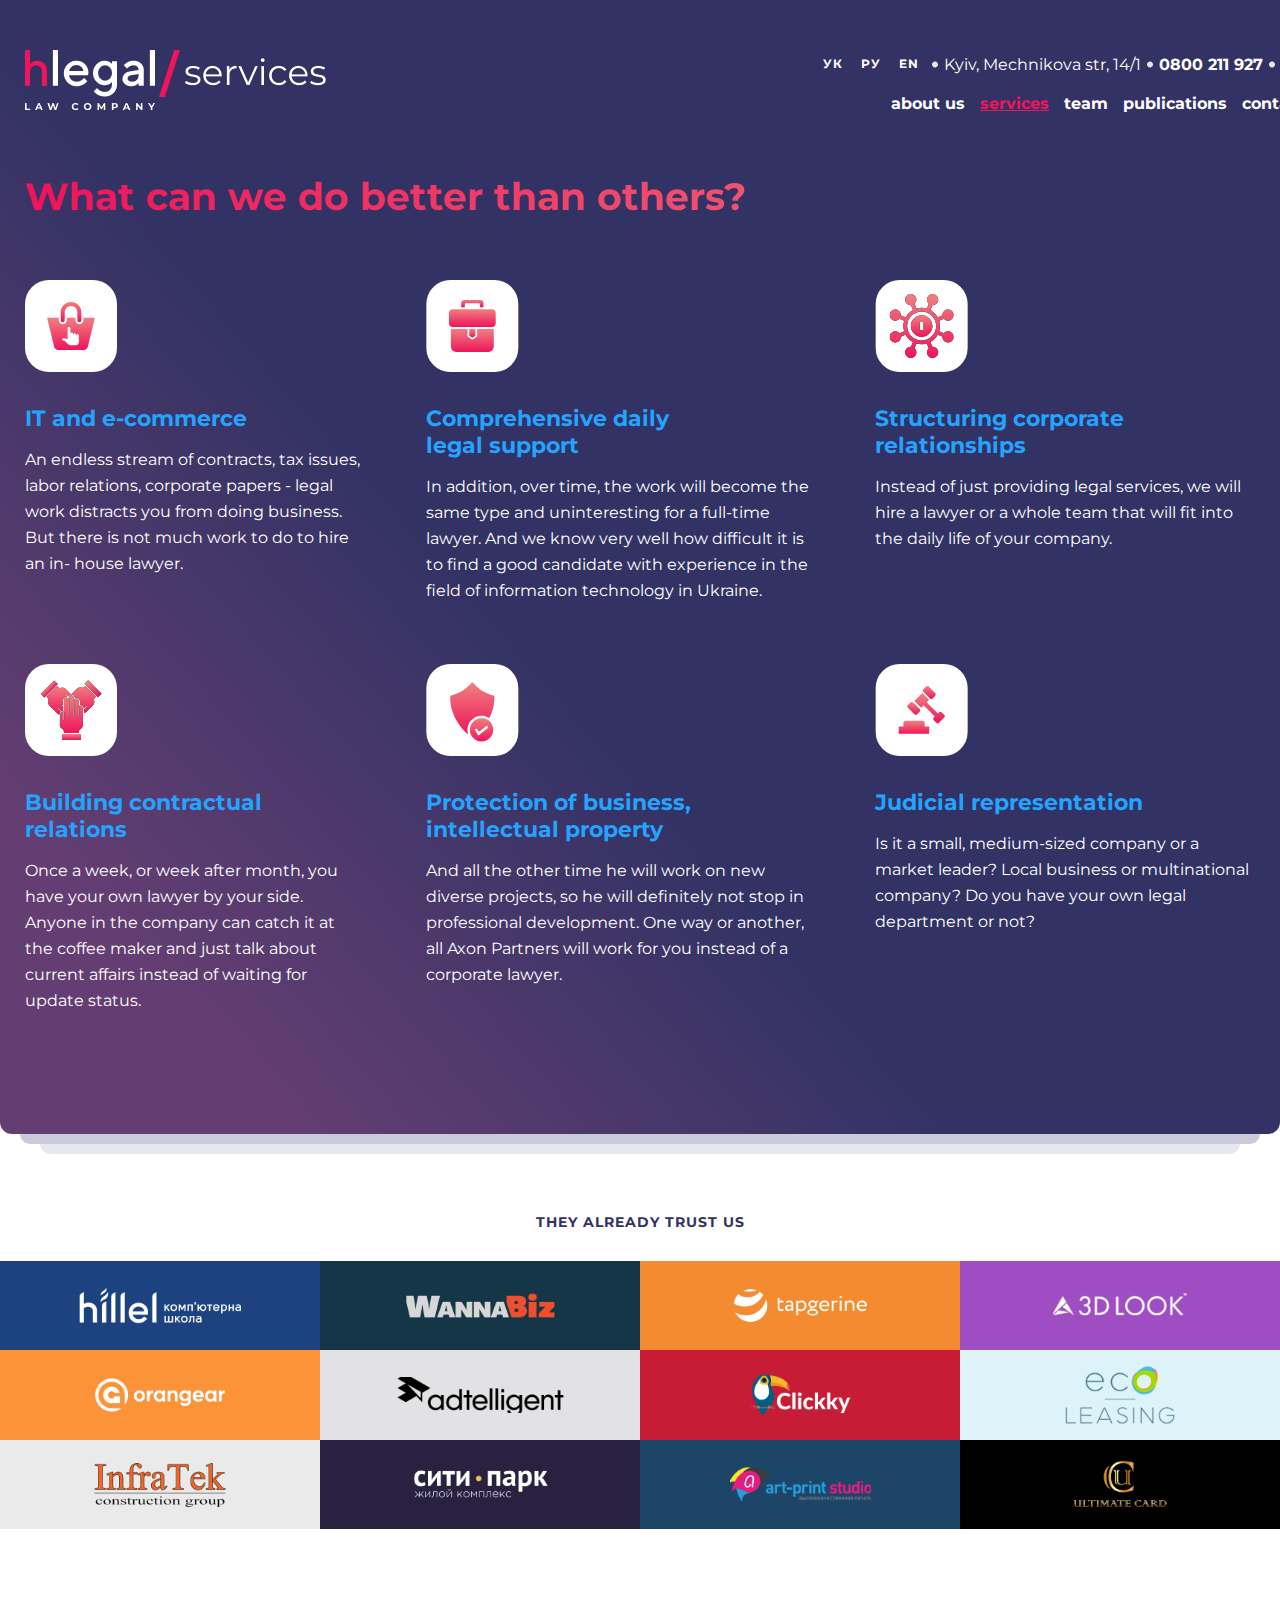
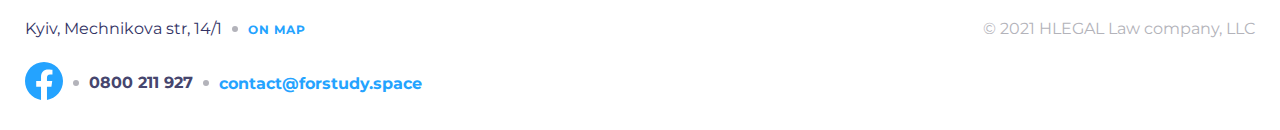
<file: pages/services.html>
<!DOCTYPE html>
<html lang="en">
<head>
    <meta charset="UTF-8">
    <meta name="viewport"
          content="width=device-width, initial-scale=1.0, maximum-scale=1.0, minimum-scale=2.0">
    <meta http-equiv="X-UA-Compatible" content="ie=edge">
    <title>Services</title>
    <link href="https://cdn.jsdelivr.net/npm/bootstrap@5.3.0-alpha1/dist/css/bootstrap.min.css" rel="stylesheet"
          integrity="sha384-GLhlTQ8iRABdZLl6O3oVMWSktQOp6b7In1Zl3/Jr59b6EGGoI1aFkw7cmDA6j6gD" crossorigin="anonymous">
    <link rel="stylesheet" href="https://cdn.jsdelivr.net/npm/swiper@9/swiper-bundle.min.css"/>
    <link rel="stylesheet" href="../css/reset.css">
    <link rel="stylesheet" href="../css/services.css">
    <link rel="preconnect" href="https://fonts.googleapis.com">
    <link rel="preconnect" href="https://fonts.gstatic.com" crossorigin>
    <link href="https://fonts.googleapis.com/css2?family=Montserrat:ital,wght@0,400;0,700;1,400;1,700&display=swap"
          rel="stylesheet">
</head>
<body>

<header>
        <div class="header_wrapper">
            <div class="header_container">
                <div class="header_left">
                    <a href="#"><img src="../image/logo_header_second.png" alt="logo_header"></a>
                </div>
                <div class="header_right">
                    <div class="first_string">
                        <div class="languages">
                            <a href="#" class="uk link">УК</a>
                            <a href="#" class="ru link">РУ</a>
                            <a href="#" class="en link">EN</a>
                        </div>
                        <div class="dot_separator-first">
                            <img src="../image/dot_separator.png" alt="dot_separator" class="dot_separator">
                        </div>
                        <div class="address_p">
                            <p class="address">Kyiv, Mechnikova str, 14/1</p>
                        </div>
                        <div class="dot_separator-second">
                            <img src="../image/dot_separator.png" alt="dot_separator" class="dot_separator">
                        </div>
                        <div class="mobile">
                            <a href="#" class="mobile-link">0800 211 927</a>
                        </div>
                        <div class="dot_separator-third">
                            <img src="../image/dot_separator.png" alt="dot_separator">
                        </div>
                        <div class="facebook_logo">
                            <a href="#"><img src="../image/facebook_header.png" alt="facebook_header"></a>
                        </div>
                    </div>
                    <div class="second_string">
                        <a href="#" class="second_string-link">about us</a>
                        <a href="./services.html" class="second_string-link services">services</a>
                        <a href="#" class="second_string-link">team</a>
                        <a href="#" class="second_string-link">publications</a>
                        <a href="#" class="second_string-link">contact</a>
                    </div>
                </div>
            </div>
        </div>
        <div class="header_wrapper-tabletSD">
            <div class="header_container">
                <div class="first_string">
                    <div class="languages">
                        <a href="#" class="uk link">УК</a>
                        <a href="#" class="ru link">РУ</a>
                        <a href="#" class="en link">EN</a>
                    </div>
                    <div class="dot_separator-first">
                        <img src="../image/dot_separator.png" alt="dot_separator" class="dot_separator">
                    </div>
                    <div class="address_p">
                        <p class="address">Kyiv, Mechnikova str, 14/1</p>
                    </div>
                    <div class="dot_separator-second">
                        <img src="../image/dot_separator.png" alt="dot_separator" class="dot_separator">
                    </div>
                    <div class="mobile">
                        <a href="#" class="mobile-link">0800 211 927</a>
                    </div>
                    <div class="dot_separator-third">
                        <img src="../image/dot_separator.png" alt="dot_separator">
                    </div>
                    <div class="facebook_logo">
                        <a href="#"><img src="../image/facebook_header.png" alt="facebook_header"></a>
                    </div>
                </div>
                <div class="header_first">
                    <a href="#"><img src="../image/logo_header.png" alt="logo_header"></a>
                </div>
                <div class="second_string">
                    <a href="#" class="second_string-link">about us</a>
                    <a href="./services.html" class="second_string-link services">services</a>
                    <a href="#" class="second_string-link">team</a>
                    <a href="#" class="second_string-link">publications</a>
                    <a href="#" class="second_string-link">contact</a>
                </div>
            </div>
        </div>
        <div class="header_wrapper-mobile">
            <div class="mobile_container">
                <div class="languages">
                    <a href="#" class="uk link">УК</a>
                    <a href="#" class="ru link">РУ</a>
                    <a href="#" class="en link">EN</a>
                </div>
                <div class="mobile_phone">
                    <a href="#">0800 211 927</a>
                </div>
            </div>
        </div>
        <div class="header_wrapper-mobile-second">
            <div class="mobile_container">
                <div class="logo">
                    <a href="./services.html"><img src="../image/adaptive/Mobile/logo_second_2.png" alt="logo"></a>
                </div>
                <div class="menu">
                    <a href="#"><img src="../image/adaptive/Mobile/logo-2.svg" alt="logo-2"></a>
                </div>
            </div>
        </div>

        <section>
            <div class="main_wrapper-second">
                <div class="main_container-second">
                    <div class="title">
                        <h2>What can we do better than others?</h2>
                    </div>
                    <div class="items_container">
                        <div class="item-1">
                            <img src="../image/container2Image/it-end-e-commerce.svg" alt="it">
                            <a href="#"><h3>IT and e-commerce</h3></a>
                            <p>An endless stream of contracts, tax issues, labor relations,
                                corporate papers - legal work distracts you from doing
                                business. But there is not much work to do to hire an in-
                                house lawyer.</p>
                        </div>
                        <div class="item-2">
                            <img src="../image/container2Image/Comprehensive-daily.svg" alt="Comprehensive-daily">
                            <a href="#"><h3>Comprehensive daily legal support</h3></a>
                            <p>In addition, over time, the work will become the same type
                                and uninteresting for a full-time lawyer. And we know very
                                well how difficult it is to find a good candidate with
                                experience in the field of information technology in Ukraine.</p>
                        </div>
                        <div class="item-3">
                            <img src="../image/container2Image/Structuring-corporate-relationships.svg"
                                 alt="Structuring-corporate-relationships">
                            <a href="#"><h3>Structuring corporate relationships</h3></a>
                            <p>Instead of just providing legal services, we will hire a lawyer or
                                a whole team that will fit into the daily life of your company.</p>
                        </div>
                        <div class="item-4">
                            <img src="../image/container2Image/Building.svg" alt="Building">
                            <a href="#"><h3>Building contractual relations</h3></a>
                            <p>Once a week, or week after month, you have your own lawyer
                                by your side. Anyone in the company can catch it at the
                                coffee maker and just talk about current affairs instead of
                                waiting for update status.</p>
                        </div>
                        <div class="item-5">
                            <img src="../image/container2Image/Protection-of-business.svg"
                                 alt="Protection-of-business">
                            <a href="#"><h3>Protection of business, intellectual property</h3></a>
                            <p>And all the other time he will work on new diverse projects,
                                so he will definitely not stop in professional development.
                                One way or another, all Axon Partners will work for you
                                instead of a corporate lawyer.</p>
                        </div>
                        <div class="item-6">
                            <img src="../image/container2Image/Judicial.svg" alt="Judical">
                            <a href="#"><h3>Judicial representation</h3></a>
                            <p>Is it a small, medium-sized company or a market leader?
                                Local business or multinational company? Do you have your
                                own legal department or not?</p>
                        </div>
                    </div>
                </div>
            </div>
        </section>


</header>

<main>
    <section>
        <div class="shadow_wrapper">
            <div class="shadow_wrapper-container">
                <div class="shadow_box-1"></div>
            </div>
        </div>
    </section>

    <section>
        <div class="shadow_wrapper-second">
            <div class="shadow_wrapper_container-second">
                <div class="shadow_box-2"></div>
            </div>
        </div>
    </section>



    <section>
        <div class="client_title">
            <p>They already trust us</p>
        </div>

        <div class="clients_container">
            <div class="hilel">
                <img src="../image/clients/hilel.png" alt="hilel">
            </div>
            <div class="wannabiz">
                <img src="../image/clients/wannabiz.png" alt="wannabiz">
            </div>
            <div class="tapgerine">
                <img src="../image/clients/tapgerine.png" alt="tapgerine">
            </div>
            <div class="look">
                <img src="../image/clients/look.png" alt="3dlook">
            </div>
            <div class="orangear">
                <img src="../image/clients/orangear.png" alt="orangear">
            </div>
            <div class="adteligent">
                <img src="../image/clients/adtelige.png" alt="adtelige">
            </div>
            <div class="clickky">
                <img src="../image/clients/clickky.png" alt="clickky">
            </div>
            <div class="eco">
                <img src="../image/clients/ecoleasing.png" alt="ecoleasing">
            </div>
            <div class="infra">
                <img src="../image/clients/infratek.png" alt="infratek">
            </div>
            <div class="citypark">
                <img src="../image/clients/citypark.png" alt="citypark">
            </div>
            <div class="artprint">
                <img src="../image/clients/artprint.png" alt="artprint">
            </div>
            <div class="ultimate">
                <img src="../image/clients/ultimatecard.png" alt="ultimate">
            </div>
        </div>
    </section>

    <section>
        <div class="clients_container-tabletHD">
            <div class="hilel">
                <img src="../image/adaptive/TabletHD/items/hilel.png" alt="hilel">
            </div>
            <div class="wannabiz">
                <img src="../image/adaptive/TabletHD/items/wanna.png" alt="wanna">
            </div>
            <div class="tapgerine">
                <img src="../image/adaptive/TabletHD/items/tap.png" alt="tapgerine">
            </div>
            <div class="look">
                <img src="../image/adaptive/TabletHD/items/look.png" alt="3dlook">
            </div>
            <div class="orangear">
                <img src="../image/adaptive/TabletHD/items/oran.png" alt="orangear">
            </div>
            <div class="adteligent">
                <img src="../image/adaptive/TabletHD/items/ad.png" alt="adtelige">
            </div>
            <div class="clickky">
                <img src="../image/adaptive/TabletHD/items/click.png" alt="clickky">
            </div>
            <div class="eco">
                <img src="../image/adaptive/TabletHD/items/eco.png" alt="ecoleasing">
            </div>
            <div class="infra">
                <img src="../image/adaptive/TabletHD/items/infra.png" alt="infratek">
            </div>
            <div class="citypark">
                <img src="../image/adaptive/TabletHD/items/city.png" alt="citypark">
            </div>
            <div class="artprint">
                <img src="../image/adaptive/TabletHD/items/art.png" alt="artprint">
            </div>
            <div class="ultimate">
                <img src="../image/adaptive/TabletHD/items/ultimate.png" alt="ultimate">
            </div>
        </div>
    </section>

    <section>
        <div class="clients_container-tabletSD">
            <div class="hilel">
                <img src="../image/adaptive/TabletHD/items/hilel.png" alt="hilel">
            </div>
            <div class="wannabiz">
                <img src="../image/adaptive/TabletHD/items/wanna.png" alt="wanna">
            </div>
            <div class="tapgerine">
                <img src="../image/adaptive/TabletHD/items/tap.png" alt="tapgerine">
            </div>
            <div class="look">
                <img src="../image/adaptive/TabletHD/items/look.png" alt="3dlook">
            </div>
            <div class="orangear">
                <img src="../image/adaptive/TabletHD/items/oran.png" alt="orangear">
            </div>
            <div class="adteligent">
                <img src="../image/adaptive/TabletHD/items/ad.png" alt="adtelige">
            </div>
            <div class="clickky">
                <img src="../image/adaptive/TabletHD/items/click.png" alt="clickky">
            </div>
            <div class="eco">
                <img src="../image/adaptive/TabletHD/items/eco.png" alt="ecoleasing">
            </div>
            <div class="infra">
                <img src="../image/adaptive/TabletHD/items/infra.png" alt="infratek">
            </div>
            <div class="citypark">
                <img src="../image/adaptive/TabletHD/items/city.png" alt="citypark">
            </div>
            <div class="artprint">
                <img src="../image/adaptive/TabletHD/items/art.png" alt="artprint">
            </div>
            <div class="ultimate">
                <img src="../image/adaptive/TabletHD/items/ultimate.png" alt="ultimate">
            </div>
        </div>
    </section>

    <section>
        <div class="clients_container-mobile">
            <div class="hilel">
                <img src="../image/adaptive/Mobile/hilel.png" alt="hilel">
            </div>
            <div class="wannabiz">
                <img src="../image/adaptive/Mobile/wanna.png" alt="wanna">
            </div>
            <div class="tapgerine">
                <img src="../image/adaptive/Mobile/tap.png" alt="tapgerine">
            </div>
            <div class="look">
                <img src="../image/adaptive/Mobile/look.png" alt="3dlook">
            </div>
            <div class="orangear">
                <img src="../image/adaptive/Mobile/oran.png" alt="orangear">
            </div>
            <div class="adteligent">
                <img src="../image/adaptive/Mobile/ad.png" alt="adtelige">
            </div>
        </div>
    </section>


</main>

<footer>
    <section>
        <div class="footer_wrapper">
            <div class="footer_container">
                <div class="footer_left_side">
                    <div class="first_string">
                        <p class="address">Kyiv, Mechnikova str, 14/1</p>
                        <img src="../image/footer/Dot.svg" class="dot" alt="dot-separator">
                        <div class="map-link">
                            <a href="#" class="map">On map</a>
                        </div>
                    </div>
                    <div class="second_string">
                        <img src="../image/footer/Facebook.svg" alt="Facebook">
                        <div class="dot">
                            <img src="../image/footer/Dot.svg" alt="Dot">
                        </div>
                        <div class="mobile_phone">
                            <a href="#">0800 211 927</a>
                        </div>
                        <div class="dot">
                            <img src="../image/footer/Dot.svg" alt="Dot">
                        </div>
                        <div class="contact_link">
                            <a href="#">contact@forstudy.space</a>
                        </div>
                    </div>
                </div>
                <div class="footer_right_side">
                    <div class="footer_right_side-text">
                        <p>© 2021 HLEGAL Law company, LLC</p>
                    </div>
                </div>
            </div>
        </div>
    </section>

    <section>
        <div class="footer_wrapper-tabletSD">
            <div class="footer_container">
                <div class="footer_left_side">
                    <div class="first_string">
                        <p class="address">Kyiv, Mechnikova str, 14/1</p>
                        <img src="../image/footer/Dot.svg" class="dot" alt="dot-separator">
                        <div class="map-link">
                            <a href="#" class="map">On map</a>
                        </div>
                    </div>
                    <div class="second_string">
                        <div class="img">
                            <img src="../image/footer/Facebook.svg" alt="Facebook">
                        </div>
                        <div class="dot">
                            <img src="../image/footer/Dot.svg" alt="Dot">
                        </div>
                        <div class="mobile_phone">
                            <a href="#">0800 211 927</a>
                        </div>
                        <div class="dot">
                            <img src="../image/footer/Dot.svg" alt="Dot">
                        </div>
                        <div class="contact_link">
                            <a href="#">contact@forstudy.space</a>
                        </div>
                    </div>
                </div>
                <div class="footer_right_side">
                    <div class="footer_right_side-text">
                        <p>© 2021 HLEGAL Law company, LLC</p>
                    </div>
                </div>
            </div>
        </div>
    </section>


    <section>
        <div class="footer_wrapper-mobile">
            <div class="footer_container">
                <div class="footer_column">
                    <p class="address">Kyiv, Mechnikova str, 14/1</p>
                    <div class="map-link">
                        <a href="#" class="map">On map</a>
                    </div>
                    <img src="../image/footer/Facebook.svg" alt="Facebook">
                    <div class="mobile_phone">
                        <a href="#">0800 211 927</a>
                    </div>
                    <div class="contact_link">
                        <a href="#">contact@forstudy.space</a>
                    </div>
                    <div class="footer_right_side-text">
                        <p>© 2021 HLEGAL Law company, LLC</p>
                    </div>
                </div>
            </div>
        </div>
    </section>
</footer>

<!-- Swiper JS -->
<script src="https://cdn.jsdelivr.net/npm/swiper@9/swiper-bundle.min.js"></script>
<script src="../swiper/script.js"></script>

</body>
</html>
</file>
<file: css/services.css>
header {
  background: linear-gradient(228.57deg, #323264 11.93%, #323264 57.17%, #643E72 87.46%);
  width: 100%;
  height: 100%;
  border-radius: 0 0 12px 12px;
}
header .background {
  width: 100%;
  background-image: url("../image/h-title.png");
  background-position: top;
  background-repeat: no-repeat;
  height: 100%;
}

.header_container {
  display: flex;
  position: relative;
  z-index: 1;
  justify-content: space-between;
  width: 100%;
  max-width: 1600px;
  margin: 0 auto;
}
.header_container .header_left {
  padding-top: 50px;
}
.header_container .header_right .first_string div:not(:last-child) {
  padding-top: 55px;
}
.header_container .facebook_logo-hover {
  display: none;
}
.header_container .header_right .first_string .facebook_logo {
  padding-top: 50px;
}
.header_container .h_title-background {
  position: absolute;
  z-index: -1;
  left: 0;
  right: 0;
  text-align: center;
}

.header_right {
  display: flex;
  flex-direction: column;
}
.header_right .first_string {
  display: flex;
}
.header_right .first_string .uk {
  padding-right: 7px;
}
.header_right .first_string .uk:hover {
  padding: 5px 7px;
  background: rgba(255, 255, 255, 0.2);
  border-radius: 8px;
}
.header_right .first_string .uk:focus {
  padding: 5px 7px;
  background: #F0145A;
  border-radius: 8px;
}
.header_right .first_string .ru {
  padding-right: 7px;
}
.header_right .first_string .ru:hover {
  padding: 5px 7px;
  background: rgba(255, 255, 255, 0.2);
  border-radius: 8px;
}
.header_right .first_string .ru:focus {
  padding: 5px 7px;
  background: #F0145A;
  border-radius: 8px;
}
.header_right .first_string .en {
  padding-right: 7px;
  margin-right: 6px;
}
.header_right .first_string .en:hover {
  padding: 5px 7px;
  background: rgba(255, 255, 255, 0.2);
  border-radius: 8px;
}
.header_right .first_string .en:focus {
  padding: 5px 7px;
  background: #F0145A;
  border-radius: 8px;
}
.header_right .first_string .languages .uk, .header_right .first_string .languages .ru, .header_right .first_string .languages .en {
  padding: 5px 7px;
  font-style: normal;
  text-decoration: none;
  font-weight: 700;
  font-size: 12px;
  line-height: 15px;
  text-align: center;
  letter-spacing: 1px;
  color: #FFFFFF;
}
.header_right .first_string .dot_separator-first {
  margin-right: 6px;
}
.header_right .first_string .address {
  margin-right: 6px;
  font-style: normal;
  font-weight: 400;
  font-size: 16px;
  line-height: 20px;
  text-align: right;
  color: #FFFFFF;
}
.header_right .first_string .dot_separator-second {
  margin-right: 6px;
}
.header_right .first_string .mobile-link {
  margin-right: 6px;
  text-decoration: none;
  font-style: normal;
  font-weight: 700;
  font-size: 16px;
  line-height: 20px;
  text-align: right;
  color: #FFFFFF;
}
.header_right .first_string .dot_separator-third {
  margin-right: 6px;
}
.header_right .second_string {
  display: flex;
  justify-content: end;
}
.header_right .second_string .second_string-link {
  margin-top: 16px;
  text-decoration: none;
  font-style: normal;
  font-weight: 700;
  font-size: 16px;
  line-height: 20px;
  text-align: right;
  color: #FFFFFF;
}
.header_right .second_string .second_string-link:hover {
  color: #F0145A;
  text-decoration: underline;
  transition: 0.3s;
}
.header_right .second_string-link:not(:last-child) {
  margin-right: 15px;
}

.header_text {
  margin-top: 22.563rem;
  font-style: normal;
  font-weight: 700;
  font-size: 38px;
  line-height: 46px;
  text-align: center;
  color: #FFFFFF;
}

.header_wrapper-tabletSD .header_container {
  display: flex;
  position: relative;
  z-index: 1;
  justify-content: space-between;
  width: 100%;
  max-width: 1600px;
  margin: 0 auto;
}
.header_wrapper-tabletSD .header_container .header_first {
  padding-top: 50px;
}
.header_wrapper-tabletSD .header_container .header_right .first_string div:not(:last-child) {
  padding-top: 55px;
}
.header_wrapper-tabletSD .header_container .facebook_logo-hover {
  display: none;
}
.header_wrapper-tabletSD .header_container .header_right .first_string .facebook_logo {
  padding-top: 50px;
}
.header_wrapper-tabletSD .header_container .h_title-background {
  position: absolute;
  z-index: -1;
  left: 0;
  right: 0;
  text-align: center;
}
.header_wrapper-tabletSD .header_container .first_string {
  display: flex;
}
.header_wrapper-tabletSD .header_container .first_string .uk {
  padding-right: 7px;
}
.header_wrapper-tabletSD .header_container .first_string .uk:hover {
  padding: 5px 7px;
  background: rgba(255, 255, 255, 0.2);
  border-radius: 8px;
}
.header_wrapper-tabletSD .header_container .first_string .uk:focus {
  padding: 5px 7px;
  background: #F0145A;
  border-radius: 8px;
}
.header_wrapper-tabletSD .header_container .first_string .ru {
  padding-right: 7px;
}
.header_wrapper-tabletSD .header_container .first_string .ru:hover {
  padding: 5px 7px;
  background: rgba(255, 255, 255, 0.2);
  border-radius: 8px;
}
.header_wrapper-tabletSD .header_container .first_string .ru:focus {
  padding: 5px 7px;
  background: #F0145A;
  border-radius: 8px;
}
.header_wrapper-tabletSD .header_container .first_string .en {
  padding-right: 7px;
  margin-right: 6px;
}
.header_wrapper-tabletSD .header_container .first_string .en:hover {
  padding: 5px 7px;
  background: rgba(255, 255, 255, 0.2);
  border-radius: 8px;
}
.header_wrapper-tabletSD .header_container .first_string .en:focus {
  padding: 5px 7px;
  background: #F0145A;
  border-radius: 8px;
}
.header_wrapper-tabletSD .header_container .first_string .languages .uk, .header_wrapper-tabletSD .header_container .first_string .languages .ru, .header_wrapper-tabletSD .header_container .first_string .languages .en {
  padding: 5px 7px;
  font-style: normal;
  text-decoration: none;
  font-weight: 700;
  font-size: 12px;
  line-height: 15px;
  text-align: center;
  letter-spacing: 1px;
  color: #FFFFFF;
}
.header_wrapper-tabletSD .header_container .first_string .dot_separator-first {
  margin-right: 6px;
}
.header_wrapper-tabletSD .header_container .first_string .address {
  margin-right: 6px;
  font-style: normal;
  font-weight: 400;
  font-size: 16px;
  line-height: 20px;
  text-align: right;
  color: #FFFFFF;
}
.header_wrapper-tabletSD .header_container .first_string .dot_separator-second {
  margin-right: 6px;
}
.header_wrapper-tabletSD .header_container .first_string .mobile-link {
  margin-right: 6px;
  text-decoration: none;
  font-style: normal;
  font-weight: 700;
  font-size: 16px;
  line-height: 20px;
  text-align: right;
  color: #FFFFFF;
}
.header_wrapper-tabletSD .header_container .first_string .dot_separator-third {
  margin-right: 6px;
}
.header_wrapper-tabletSD .header_container .second_string {
  display: flex;
  justify-content: end;
}
.header_wrapper-tabletSD .header_container .second_string .second_string-link {
  margin-top: 16px;
  text-decoration: none;
  font-style: normal;
  font-weight: 700;
  font-size: 16px;
  line-height: 20px;
  text-align: right;
  color: #FFFFFF;
}
.header_wrapper-tabletSD .header_container .second_string .second_string-link:hover {
  color: #F0145A;
  text-decoration: underline;
  transition: 0.3s;
}
.header_wrapper-tabletSD .header_container .second_string-link:not(:last-child) {
  margin-right: 15px;
}
.header_wrapper-tabletSD .header_text {
  margin-top: 22.563rem;
  font-style: normal;
  font-weight: 700;
  font-size: 38px;
  line-height: 46px;
  text-align: center;
  color: #FFFFFF;
}

.button-scroll {
  display: flex;
  justify-content: center;
  margin-top: 25.313rem;
  transition: 0.3s;
}
.button-scroll svg:hover {
  fill: #F0145A;
}

.main_container-first {
  display: flex;
  justify-content: space-between;
  width: 100%;
  max-width: 1360px;
  margin: 0 auto;
  padding: 0 15px;
}
.main_container-first .links_block {
  display: flex;
  flex-direction: column;
  justify-content: center;
  align-items: end;
  margin-top: 5.625rem;
}
.main_container-first .links_block .links_block-first a:hover, .main_container-first .links_block .links_block-second a:hover, .main_container-first .links_block .links_block-third a:hover, .main_container-first .links_block .links_block-fourth a:hover {
  transition: 0.3s;
  background: linear-gradient(90.13deg, #EF8080 0.84%, #F0145A 99.96%);
  -webkit-background-clip: text;
  -webkit-text-fill-color: transparent;
}
.main_container-first .links_block .links_block-first a, .main_container-first .links_block .links_block-second a, .main_container-first .links_block .links_block-third a, .main_container-first .links_block .links_block-fourth a {
  font-style: normal;
  font-weight: 700;
  font-size: 38px;
  line-height: 46px;
  text-align: right;
  text-decoration: none;
  color: #B3B3BA;
}
.main_container-first .links_block .links_block-first, .main_container-first .links_block .links_block-second, .main_container-first .links_block .links_block-third, .main_container-first .links_block .links_block-fourth:not(:last-child) {
  margin-bottom: 30px;
}
.main_container-first .vertical_line {
  margin-top: 5.625rem;
  width: 4px;
  height: 303px;
  background: rgba(255, 255, 255, 0.3);
}
.main_container-first .text_block {
  display: flex;
  flex-direction: column;
  justify-content: center;
  margin-top: 5.625rem;
}
.main_container-first .text_block h2 {
  margin-bottom: 30px;
  font-style: normal;
  font-weight: 700;
  font-size: 30px;
  line-height: 37px;
  color: #FFFFFF;
}
.main_container-first .text_block p {
  max-width: 861px;
  font-style: normal;
  font-weight: 400;
  font-size: 19px;
  line-height: 30px;
  color: #FFFFFF;
}

.main_wrapper-second {
  padding: 60px 25px 60px 25px;
}
.main_wrapper-second .main_container-second {
  width: 100%;
  max-width: 1600px;
  margin: 0 auto;
}
.main_wrapper-second .main_container-second .services_block {
  display: flex;
  margin-bottom: 10px;
}
.main_wrapper-second .main_container-second .services_block .services_link a:hover {
  color: #F0145A;
}
.main_wrapper-second .main_container-second .services_block .services_link a:hover svg {
  fill: #F0145A;
}
.main_wrapper-second .main_container-second .services_block a {
  text-decoration: none;
  font-style: normal;
  font-weight: 700;
  font-size: 14px;
  line-height: 17px;
  letter-spacing: 1px;
  text-transform: uppercase;
  color: #24A3FF;
}
.main_wrapper-second .main_container-second .title {
  margin-bottom: 60px;
  font-style: normal;
  font-weight: 700;
  font-size: 38px;
  line-height: 46px;
  background: linear-gradient(90.13deg, #F0145A 0.84%, #EF8080 99.96%);
  -webkit-background-clip: text;
  -webkit-text-fill-color: transparent;
}

.items_container {
  display: grid;
  grid-template-areas: "item-1 item-2 item-3" "item-4 item-5 item-6";
  grid-column-gap: 60px;
  grid-row-gap: 60px;
  padding-bottom: 60px;
  width: 100%;
  max-width: 1600px;
  justify-content: space-between;
}
.items_container div h3 {
  transition: 0.3s;
}
.items_container div h3:hover {
  color: #F0145A;
  transition: 0.3s;
}
.items_container a {
  text-decoration: none;
}
.items_container .item-1 {
  grid-area: item-1;
}
.items_container .item-1 img {
  margin-bottom: 30px;
}
.items_container .item-1 h3 {
  margin-bottom: 15px;
  font-style: normal;
  font-weight: 700;
  font-size: 22px;
  line-height: 27px;
  color: #24A3FF;
}
.items_container .item-1 p {
  max-width: 493.33px;
  font-style: normal;
  font-weight: 400;
  font-size: 16px;
  line-height: 26px;
  color: #FFFFFF;
}
.items_container .item-2 {
  grid-area: item-2;
}
.items_container .item-2 img {
  margin-bottom: 30px;
}
.items_container .item-2 h3 {
  max-width: 294px;
  margin-bottom: 15px;
  font-style: normal;
  font-weight: 700;
  font-size: 22px;
  line-height: 27px;
  color: #24A3FF;
}
.items_container .item-2 p {
  max-width: 493.33px;
  font-style: normal;
  font-weight: 400;
  font-size: 16px;
  line-height: 26px;
  color: #FFFFFF;
}
.items_container .item-3 {
  grid-area: item-3;
}
.items_container .item-3 img {
  margin-bottom: 30px;
}
.items_container .item-3 h3 {
  max-width: 493px;
  margin-bottom: 15px;
  font-style: normal;
  font-weight: 700;
  font-size: 22px;
  line-height: 27px;
  color: #24A3FF;
}
.items_container .item-3 p {
  max-width: 493.33px;
  font-style: normal;
  font-weight: 400;
  font-size: 16px;
  line-height: 26px;
  color: #FFFFFF;
}
.items_container .item-4 {
  grid-area: item-4;
}
.items_container .item-4 a {
  text-decoration: none;
}
.items_container .item-4 img {
  margin-bottom: 30px;
}
.items_container .item-4 h3 {
  margin-bottom: 15px;
  font-style: normal;
  font-weight: 700;
  font-size: 22px;
  line-height: 27px;
  color: #24A3FF;
}
.items_container .item-4 p {
  max-width: 493.33px;
  font-style: normal;
  font-weight: 400;
  font-size: 16px;
  line-height: 26px;
  color: #FFFFFF;
}
.items_container .item-5 {
  grid-area: item-5;
}
.items_container .item-5 a {
  text-decoration: none;
}
.items_container .item-5 img {
  margin-bottom: 30px;
}
.items_container .item-5 h3 {
  max-width: 410px;
  margin-bottom: 15px;
  font-style: normal;
  font-weight: 700;
  font-size: 22px;
  line-height: 27px;
  color: #24A3FF;
}
.items_container .item-5 p {
  max-width: 493.33px;
  font-style: normal;
  font-weight: 400;
  font-size: 16px;
  line-height: 26px;
  color: #FFFFFF;
}
.items_container .item-6 {
  grid-area: item-6;
}
.items_container .item-6 a {
  text-decoration: none;
}
.items_container .item-6 img {
  margin-bottom: 30px;
}
.items_container .item-6 h3 {
  margin-bottom: 15px;
  font-style: normal;
  font-weight: 700;
  font-size: 22px;
  line-height: 27px;
  color: #24A3FF;
}
.items_container .item-6 p {
  max-width: 493.33px;
  font-style: normal;
  font-weight: 400;
  font-size: 16px;
  line-height: 26px;
  color: #FFFFFF;
}

.shadow_wrapper .shadow_wrapper-container {
  width: 100%;
  max-width: 1880px;
  margin: 0 auto;
}
.shadow_wrapper .shadow_wrapper-container .shadow_box-1 {
  height: 10px;
  margin-right: 20px;
  margin-left: 20px;
  background: #CACADB;
  border-radius: 0 0 12px 12px;
}

.shadow_wrapper-second .shadow_wrapper_container-second {
  width: 100%;
  max-width: 1840px;
  margin: 0 auto;
}
.shadow_wrapper-second .shadow_wrapper_container-second .shadow_box-2 {
  margin-bottom: 60px;
  height: 10px;
  margin-right: 40px;
  margin-left: 40px;
  background: #E7E7F2;
  border-radius: 0 0 12px 12px;
}

.clients_container {
  display: grid;
  grid-template-columns: 1fr 1fr 1fr 1fr;
  width: 100%;
  max-width: 1720px;
  margin: 0 auto 90px;
}
.clients_container div {
  display: flex;
}
.clients_container div img {
  width: 100%;
}

.client_title p {
  display: flex;
  justify-content: center;
  margin-bottom: 30px;
  font-style: normal;
  font-weight: 700;
  font-size: 14px;
  line-height: 17px;
  letter-spacing: 1px;
  text-transform: uppercase;
  color: #323264;
}

.publication_wrapper {
  padding: 0 25px;
}
.publication_wrapper .publication_container {
  width: 100%;
  max-width: 1600px;
  margin: 0 auto;
}
.publication_wrapper .publication_container .publication_text {
  margin-bottom: 10px;
}
.publication_wrapper .publication_container .publication_text a {
  text-decoration: none;
}
.publication_wrapper .publication_container .publication_text p {
  font-style: normal;
  font-weight: 700;
  font-size: 14px;
  line-height: 17px;
  letter-spacing: 1px;
  text-transform: uppercase;
  color: #24A3FF;
}
.publication_wrapper .publication_container .publication_text p svg {
  vertical-align: top;
}
.publication_wrapper .publication_container .publication_title {
  margin-bottom: 30px;
  font-style: normal;
  font-weight: 700;
  font-size: 38px;
  line-height: 46px;
  background: linear-gradient(90.13deg, #F0145A 0.84%, #EF8080 99.96%);
  -webkit-background-clip: text;
  -webkit-text-fill-color: transparent;
}
.publication_wrapper .publication_container .publication_flex_wrapper {
  display: grid;
  grid-template-areas: "first-block second-block third-block";
  gap: 30px;
}
.publication_wrapper .publication_container .publication_flex_wrapper .first_block {
  grid-area: first-block;
}
.publication_wrapper .publication_container .publication_flex_wrapper .first_block img {
  width: 100%;
}
.publication_wrapper .publication_container .publication_flex_wrapper .first_block .first_block-text h4 {
  max-width: 453.33px;
  margin-top: 30px;
  margin-bottom: 15px;
  font-style: normal;
  font-weight: 700;
  font-size: 16px;
  line-height: 20px;
  color: #24A3FF;
}
.publication_wrapper .publication_container .publication_flex_wrapper .first_block .first_block-text .first_paragraph {
  margin-bottom: 15px;
  font-style: normal;
  font-weight: 700;
  font-size: 12px;
  line-height: 15px;
  letter-spacing: 1px;
  text-transform: uppercase;
  color: #B3B3BA;
}
.publication_wrapper .publication_container .publication_flex_wrapper .first_block .first_block-text .line {
  margin-bottom: 15px;
  max-width: 453.33px;
  height: 4px;
  background: #E6E6F0;
}
.publication_wrapper .publication_container .publication_flex_wrapper .first_block .first_block-text .second_text {
  max-width: 453.33px;
  font-style: normal;
  font-weight: 400;
  font-size: 14px;
  line-height: 22px;
  color: #000000;
}
.publication_wrapper .publication_container .publication_flex_wrapper .second_block {
  grid-area: second-block;
}
.publication_wrapper .publication_container .publication_flex_wrapper .second_block img {
  width: 100%;
}
.publication_wrapper .publication_container .publication_flex_wrapper .second_block .second_block-text h4 {
  max-width: 453.33px;
  margin-top: 30px;
  margin-bottom: 15px;
  font-style: normal;
  font-weight: 700;
  font-size: 16px;
  line-height: 20px;
  color: #24A3FF;
}
.publication_wrapper .publication_container .publication_flex_wrapper .second_block .second_block-text .first_paragraph {
  margin-bottom: 15px;
  font-style: normal;
  font-weight: 700;
  font-size: 12px;
  line-height: 15px;
  letter-spacing: 1px;
  text-transform: uppercase;
  color: #B3B3BA;
}
.publication_wrapper .publication_container .publication_flex_wrapper .second_block .second_block-text .line {
  margin-bottom: 15px;
  max-width: 453.33px;
  height: 4px;
  background: #E6E6F0;
}
.publication_wrapper .publication_container .publication_flex_wrapper .second_block .second_block-text .second_paragraph {
  max-width: 453.33px;
  font-style: normal;
  font-weight: 400;
  font-size: 14px;
  line-height: 22px;
  color: #000000;
}
.publication_wrapper .publication_container .publication_flex_wrapper .third_block {
  grid-area: third-block;
}
.publication_wrapper .publication_container .publication_flex_wrapper .third_block img {
  width: 100%;
}
.publication_wrapper .publication_container .publication_flex_wrapper .third_block .third_block-text h4 {
  max-width: 453.33px;
  margin-top: 30px;
  margin-bottom: 15px;
  font-style: normal;
  font-weight: 700;
  font-size: 16px;
  line-height: 20px;
  color: #24A3FF;
}
.publication_wrapper .publication_container .publication_flex_wrapper .third_block .third_block-text .first_paragraph {
  margin-bottom: 15px;
  font-style: normal;
  font-weight: 700;
  font-size: 12px;
  line-height: 15px;
  letter-spacing: 1px;
  text-transform: uppercase;
  color: #B3B3BA;
}
.publication_wrapper .publication_container .publication_flex_wrapper .third_block .third_block-text .line {
  margin-bottom: 15px;
  max-width: 453.33px;
  height: 4px;
  background: #E6E6F0;
}
.publication_wrapper .publication_container .publication_flex_wrapper .third_block .third_block-text .second_paragraph {
  max-width: 453.33px;
  font-style: normal;
  font-weight: 400;
  font-size: 14px;
  line-height: 22px;
  color: #000000;
}
.publication_wrapper .publication_container .publication_line {
  width: 100%;
  margin: 30px 0 30px 0;
  height: 2px;
  background: #E6E6F0;
}

#wrapper_adaptive-desktop {
  padding: 0 60px;
  display: none;
}

#wrapper_adaptive-tabletHD {
  padding: 0 25px;
  display: none;
}

.tabletHD {
  display: none;
}

.clients_container-tabletHD {
  display: none;
}

#wrapper_adaptive-tabletSD {
  display: none;
}

.header_wrapper-tabletSD {
  padding: 0 25px;
  display: none;
}

.main_wrapper-first-tabletSD {
  display: none;
}

.publication_wrapper-tabletSD {
  display: none;
}

.clients_container-tabletSD {
  display: none;
}

.header_wrapper-mobile {
  display: none;
}

.header_wrapper-mobile-second {
  display: none;
}

#wrapper_adaptive-mobile {
  display: none;
}

.footer_wrapper-mobile {
  display: none;
}

.clients_container-mobile {
  display: none;
}

.publication_wrapper-mobile {
  display: none;
}

.footer_wrapper {
  padding: 0 25px;
  margin-bottom: 30px;
}
.footer_wrapper .footer_container {
  width: 100%;
  display: flex;
  justify-content: space-between;
  max-width: 1600px;
  margin: 0 auto;
}
.footer_wrapper .footer_container .footer_left_side .first_string {
  display: flex;
  margin-bottom: 23px;
  align-items: center;
}
.footer_wrapper .footer_container .footer_left_side .first_string .address {
  font-style: normal;
  font-weight: 400;
  font-size: 16px;
  line-height: 20px;
  color: #323264;
}
.footer_wrapper .footer_container .footer_left_side .first_string .dot {
  margin: 0 10px 0 10px;
}
.footer_wrapper .footer_container .footer_left_side .first_string .map-link a {
  text-decoration: none;
  font-style: normal;
  font-weight: 700;
  font-size: 12px;
  line-height: 15px;
  letter-spacing: 1px;
  text-transform: uppercase;
  color: #24A3FF;
}
.footer_wrapper .footer_container .footer_left_side .second_string {
  display: flex;
  align-items: center;
}
.footer_wrapper .footer_container .footer_left_side .second_string a {
  text-decoration: none;
}
.footer_wrapper .footer_container .footer_left_side .second_string .dot {
  margin: 0 10px 0 10px;
}
.footer_wrapper .footer_container .footer_left_side .second_string .mobile_phone {
  padding-top: 5px;
}
.footer_wrapper .footer_container .footer_left_side .second_string .mobile_phone a {
  font-style: normal;
  font-weight: 700;
  font-size: 16px;
  line-height: 20px;
  text-align: right;
  color: #46466E;
}
.footer_wrapper .footer_container .footer_left_side .second_string .contact_link {
  padding-top: 7px;
}
.footer_wrapper .footer_container .footer_left_side .second_string .contact_link a {
  font-style: normal;
  font-weight: 700;
  font-size: 16px;
  line-height: 20px;
  color: #24A3FF;
}
.footer_wrapper .footer_container .footer_right_side .footer_right_side-text p {
  font-style: normal;
  font-weight: 400;
  font-size: 16px;
  line-height: 20px;
  text-align: right;
  color: #B3B3BA;
}

.footer_wrapper-mobile .footer_container {
  width: 100%;
  max-width: 315px;
  margin: 0 auto;
}
.footer_wrapper-mobile .footer_container .footer_column {
  display: flex;
  flex-direction: column;
  align-items: center;
}
.footer_wrapper-mobile .footer_container .footer_column .address {
  margin-bottom: 10px;
  font-style: normal;
  font-weight: 400;
  font-size: 16px;
  line-height: 20px;
  color: #323264;
}
.footer_wrapper-mobile .footer_container .footer_column .map-link {
  margin-bottom: 21px;
}
.footer_wrapper-mobile .footer_container .footer_column .map-link a {
  text-decoration: none;
  font-style: normal;
  font-weight: 700;
  font-size: 12px;
  line-height: 15px;
  letter-spacing: 1px;
  text-transform: uppercase;
  color: #24A3FF;
}
.footer_wrapper-mobile .footer_container .footer_column img {
  margin-bottom: 10px;
}
.footer_wrapper-mobile .footer_container .footer_column .mobile_phone {
  margin-bottom: 10px;
}
.footer_wrapper-mobile .footer_container .footer_column .mobile_phone a {
  text-decoration: none;
  font-style: normal;
  font-weight: 700;
  font-size: 16px;
  line-height: 20px;
  text-align: right;
  color: #46466E;
}
.footer_wrapper-mobile .footer_container .footer_column .contact_link {
  margin-bottom: 30px;
}
.footer_wrapper-mobile .footer_container .footer_column .contact_link a {
  text-decoration: none;
  font-style: normal;
  font-weight: 700;
  font-size: 16px;
  line-height: 20px;
  color: #24A3FF;
}
.footer_wrapper-mobile .footer_container .footer_column .footer_right_side-text p {
  font-style: normal;
  font-weight: 400;
  font-size: 16px;
  line-height: 20px;
  text-align: center;
  color: #B3B3BA;
}

@media (max-width: 1670px) {
  .header_container {
    padding: 0 25px 0 25px;
  }
}
@media (max-width: 1024px) {
  .clients_container {
    display: none;
  }
  .clients_container-tabletHD {
    display: grid;
    grid-template-columns: 1fr 1fr 1fr 1fr;
    width: 100%;
    max-width: 1024px;
    margin: 0 auto 90px;
  }
  .clients_container-tabletHD div {
    display: flex;
  }
  .clients_container-tabletHD div img {
    width: 100%;
  }
}
@media (max-width: 860px) {
  .header_wrapper {
    display: none;
  }
  .header_wrapper-tabletSD {
    display: block;
    padding: 0;
  }
  .header_wrapper-tabletSD .header_container {
    flex-direction: column;
    padding: 60px 0 65px 60px;
  }
  .header_wrapper-tabletSD .header_container .first_string {
    align-items: center;
  }
  .header_wrapper-tabletSD .header_container .header_first {
    padding-top: 30px;
  }
  .header_wrapper-tabletSD .header_container .second_string {
    justify-content: start;
  }
  .main_wrapper-second {
    padding: 0 60px 60px 60px;
  }
  .main_wrapper-second .main_container-second .items_container {
    display: grid;
    grid-template-areas: "item-1 item-2" "item-3 item-4" "item-5 item-6";
    grid-column-gap: 60px;
    grid-row-gap: 60px;
    padding-bottom: 60px;
    width: 100%;
    max-width: 648px;
    justify-content: space-between;
  }
  .clients_container-tabletHD {
    display: none;
  }
  .clients_container-tabletSD {
    display: grid;
    grid-template-columns: 1fr 1fr 1fr;
    width: 100%;
    max-width: 768px;
    margin: 0 auto 90px;
  }
  .clients_container-tabletSD div {
    display: flex;
  }
  .clients_container-tabletSD div img {
    width: 100%;
  }
  .footer_wrapper {
    display: none;
  }
  .footer_wrapper-tabletSD {
    display: block !important;
    margin-top: -30px;
  }
  .footer_wrapper-tabletSD .footer_container {
    width: 100%;
    max-width: 398px;
    margin: 0 auto;
  }
  .footer_wrapper-tabletSD .footer_container .first_string {
    display: flex;
    align-items: center;
    margin-bottom: 21px;
  }
  .footer_wrapper-tabletSD .footer_container .first_string p {
    font-style: normal;
    font-weight: 400;
    font-size: 16px;
    line-height: 20px;
    color: #323264;
  }
  .footer_wrapper-tabletSD .footer_container .first_string img {
    margin: 0 10px 0 10px;
  }
  .footer_wrapper-tabletSD .footer_container .first_string a {
    text-decoration: none;
    font-style: normal;
    font-weight: 700;
    font-size: 12px;
    line-height: 15px;
    letter-spacing: 1px;
    text-transform: uppercase;
    color: #24A3FF;
  }
  .footer_wrapper-tabletSD .footer_container .second_string {
    display: flex;
    align-items: center;
  }
  .footer_wrapper-tabletSD .footer_container .second_string :not(:last-child) {
    margin-right: 10px;
  }
  .footer_wrapper-tabletSD .footer_container .second_string .mobile_phone {
    margin-top: 5px;
  }
  .footer_wrapper-tabletSD .footer_container .second_string .mobile_phone a {
    text-decoration: none;
    font-style: normal;
    font-weight: 700;
    font-size: 16px;
    line-height: 20px;
    text-align: right;
    color: #46466E;
  }
  .footer_wrapper-tabletSD .footer_container .second_string .contact_link {
    margin-top: 5px;
  }
  .footer_wrapper-tabletSD .footer_container .second_string .contact_link a {
    text-decoration: none;
    font-style: normal;
    font-weight: 700;
    font-size: 16px;
    line-height: 20px;
    color: #24A3FF;
  }
  .footer_wrapper-tabletSD .footer_container .footer_right_side {
    margin-top: 30px;
  }
  .footer_wrapper-tabletSD .footer_container .footer_right_side .footer_right_side-text p {
    padding-bottom: 30px;
    font-style: normal;
    font-weight: 400;
    font-size: 16px;
    line-height: 20px;
    text-align: center;
    color: #B3B3BA;
  }
}
@media (max-width: 560px) {
  .header_wrapper-tabletSD {
    display: none;
  }
  .header_wrapper-mobile, .header_wrapper-mobile-second {
    display: block;
  }
  .header_wrapper-mobile {
    background: rgba(245, 245, 250, 0.2);
  }
  .header_wrapper-mobile a {
    text-decoration: none;
  }
  .header_wrapper-mobile .mobile_container {
    display: flex;
    justify-content: space-between;
  }
  .header_wrapper-mobile .mobile_container .languages {
    padding: 15px 0 15px 15px;
  }
  .header_wrapper-mobile .mobile_container .languages a {
    padding: 5px 7px;
    font-style: normal;
    text-decoration: none;
    font-weight: 700;
    font-size: 12px;
    line-height: 15px;
    text-align: center;
    letter-spacing: 1px;
    color: #FFFFFF;
  }
  .header_wrapper-mobile .mobile_container .languages a:hover {
    padding: 5px 7px;
    background: rgba(255, 255, 255, 0.2);
    border-radius: 8px;
  }
  .header_wrapper-mobile .mobile_container .languages a:focus {
    padding: 5px 7px;
    background: #F0145A;
    border-radius: 8px;
  }
  .header_wrapper-mobile .mobile_container .mobile_phone {
    padding: 15px 15px 15px 0;
  }
  .header_wrapper-mobile .mobile_container .mobile_phone a {
    font-style: normal;
    font-weight: 700;
    font-size: 16px;
    line-height: 20px;
    text-align: right;
    color: #FFFFFF;
  }
  .header_wrapper-mobile-second .mobile_container {
    display: flex;
    justify-content: space-between;
    align-items: center;
    padding: 0 15px 0 15px;
    margin-bottom: 30px;
  }
  .main_wrapper-second {
    padding: 0 30px 0 30px;
  }
}
@media (max-width: 450px) {
  .main_wrapper-second .main_container-second .items_container {
    display: grid;
    grid-template-areas: "item-1" "item-2" "item-3" "item-4" "item-5" "item-6";
    grid-column-gap: 60px;
    grid-row-gap: 60px;
    padding-bottom: 60px;
    width: 100%;
    max-width: 450px;
  }
  .footer_wrapper-tabletSD {
    display: none !important;
  }
  .footer_wrapper-mobile {
    display: block;
    margin-top: -30px;
    padding-bottom: 30px;
    padding-top: 30px;
  }
}
@media (max-width: 375px) {
  .clients_container-tabletSD {
    display: none;
  }
  .clients_container-mobile {
    display: grid;
    grid-template-columns: 1fr;
    width: 100%;
    max-width: 375px;
    margin: 0 auto 30px;
  }
  .clients_container-mobile div {
    display: flex;
  }
  .clients_container-mobile div img {
    width: 100%;
  }
}
body {
  font-family: "Montserrat", sans-serif;
}

.footer_wrapper-tabletSD {
  display: none;
}

.header_wrapper .header_container .header_right .second_string .services {
  color: #F0145A;
  text-decoration: underline;
}

.header_wrapper-tabletSD .header_container .second_string .services {
  color: #F0145A;
  text-decoration: underline;
}

/*# sourceMappingURL=services.css.map */
</file>
<file: css/style.css>
@import "../swiper/swiper.css";
header {
  background: linear-gradient(228.57deg, #323264 11.93%, #323264 57.17%, #643E72 87.46%);
  width: 100%;
  height: 100%;
  border-radius: 0 0 12px 12px;
}
header .background {
  width: 100%;
  background-image: url("../image/h-title.png");
  background-position: top;
  background-repeat: no-repeat;
  height: 100%;
}

.header_container {
  display: flex;
  position: relative;
  z-index: 1;
  justify-content: space-between;
  width: 100%;
  max-width: 1600px;
  margin: 0 auto;
}
.header_container .header_left {
  padding-top: 50px;
}
.header_container .header_right .first_string div:not(:last-child) {
  padding-top: 55px;
}
.header_container .facebook_logo-hover {
  display: none;
}
.header_container .header_right .first_string .facebook_logo {
  padding-top: 50px;
}
.header_container .h_title-background {
  position: absolute;
  z-index: -1;
  left: 0;
  right: 0;
  text-align: center;
}

.header_right {
  display: flex;
  flex-direction: column;
}
.header_right .first_string {
  display: flex;
}
.header_right .first_string .uk {
  padding-right: 7px;
}
.header_right .first_string .uk:hover {
  padding: 5px 7px;
  background: rgba(255, 255, 255, 0.2);
  border-radius: 8px;
}
.header_right .first_string .uk:focus {
  padding: 5px 7px;
  background: #F0145A;
  border-radius: 8px;
}
.header_right .first_string .ru {
  padding-right: 7px;
}
.header_right .first_string .ru:hover {
  padding: 5px 7px;
  background: rgba(255, 255, 255, 0.2);
  border-radius: 8px;
}
.header_right .first_string .ru:focus {
  padding: 5px 7px;
  background: #F0145A;
  border-radius: 8px;
}
.header_right .first_string .en {
  padding-right: 7px;
  margin-right: 6px;
}
.header_right .first_string .en:hover {
  padding: 5px 7px;
  background: rgba(255, 255, 255, 0.2);
  border-radius: 8px;
}
.header_right .first_string .en:focus {
  padding: 5px 7px;
  background: #F0145A;
  border-radius: 8px;
}
.header_right .first_string .languages .uk, .header_right .first_string .languages .ru, .header_right .first_string .languages .en {
  padding: 5px 7px;
  font-style: normal;
  text-decoration: none;
  font-weight: 700;
  font-size: 12px;
  line-height: 15px;
  text-align: center;
  letter-spacing: 1px;
  color: #FFFFFF;
}
.header_right .first_string .dot_separator-first {
  margin-right: 6px;
}
.header_right .first_string .address {
  margin-right: 6px;
  font-style: normal;
  font-weight: 400;
  font-size: 16px;
  line-height: 20px;
  text-align: right;
  color: #FFFFFF;
}
.header_right .first_string .dot_separator-second {
  margin-right: 6px;
}
.header_right .first_string .mobile-link {
  margin-right: 6px;
  text-decoration: none;
  font-style: normal;
  font-weight: 700;
  font-size: 16px;
  line-height: 20px;
  text-align: right;
  color: #FFFFFF;
}
.header_right .first_string .dot_separator-third {
  margin-right: 6px;
}
.header_right .second_string {
  display: flex;
  justify-content: end;
}
.header_right .second_string .second_string-link {
  margin-top: 16px;
  text-decoration: none;
  font-style: normal;
  font-weight: 700;
  font-size: 16px;
  line-height: 20px;
  text-align: right;
  color: #FFFFFF;
}
.header_right .second_string .second_string-link:hover {
  color: #F0145A;
  text-decoration: underline;
  transition: 0.3s;
}
.header_right .second_string-link:not(:last-child) {
  margin-right: 15px;
}

.header_text {
  margin-top: 22.563rem;
  font-style: normal;
  font-weight: 700;
  font-size: 38px;
  line-height: 46px;
  text-align: center;
  color: #FFFFFF;
}

.header_wrapper-tabletSD .header_container {
  display: flex;
  position: relative;
  z-index: 1;
  justify-content: space-between;
  width: 100%;
  max-width: 1600px;
  margin: 0 auto;
}
.header_wrapper-tabletSD .header_container .header_first {
  padding-top: 50px;
}
.header_wrapper-tabletSD .header_container .header_right .first_string div:not(:last-child) {
  padding-top: 55px;
}
.header_wrapper-tabletSD .header_container .facebook_logo-hover {
  display: none;
}
.header_wrapper-tabletSD .header_container .header_right .first_string .facebook_logo {
  padding-top: 50px;
}
.header_wrapper-tabletSD .header_container .h_title-background {
  position: absolute;
  z-index: -1;
  left: 0;
  right: 0;
  text-align: center;
}
.header_wrapper-tabletSD .header_container .first_string {
  display: flex;
}
.header_wrapper-tabletSD .header_container .first_string .uk {
  padding-right: 7px;
}
.header_wrapper-tabletSD .header_container .first_string .uk:hover {
  padding: 5px 7px;
  background: rgba(255, 255, 255, 0.2);
  border-radius: 8px;
}
.header_wrapper-tabletSD .header_container .first_string .uk:focus {
  padding: 5px 7px;
  background: #F0145A;
  border-radius: 8px;
}
.header_wrapper-tabletSD .header_container .first_string .ru {
  padding-right: 7px;
}
.header_wrapper-tabletSD .header_container .first_string .ru:hover {
  padding: 5px 7px;
  background: rgba(255, 255, 255, 0.2);
  border-radius: 8px;
}
.header_wrapper-tabletSD .header_container .first_string .ru:focus {
  padding: 5px 7px;
  background: #F0145A;
  border-radius: 8px;
}
.header_wrapper-tabletSD .header_container .first_string .en {
  padding-right: 7px;
  margin-right: 6px;
}
.header_wrapper-tabletSD .header_container .first_string .en:hover {
  padding: 5px 7px;
  background: rgba(255, 255, 255, 0.2);
  border-radius: 8px;
}
.header_wrapper-tabletSD .header_container .first_string .en:focus {
  padding: 5px 7px;
  background: #F0145A;
  border-radius: 8px;
}
.header_wrapper-tabletSD .header_container .first_string .languages .uk, .header_wrapper-tabletSD .header_container .first_string .languages .ru, .header_wrapper-tabletSD .header_container .first_string .languages .en {
  padding: 5px 7px;
  font-style: normal;
  text-decoration: none;
  font-weight: 700;
  font-size: 12px;
  line-height: 15px;
  text-align: center;
  letter-spacing: 1px;
  color: #FFFFFF;
}
.header_wrapper-tabletSD .header_container .first_string .dot_separator-first {
  margin-right: 6px;
}
.header_wrapper-tabletSD .header_container .first_string .address {
  margin-right: 6px;
  font-style: normal;
  font-weight: 400;
  font-size: 16px;
  line-height: 20px;
  text-align: right;
  color: #FFFFFF;
}
.header_wrapper-tabletSD .header_container .first_string .dot_separator-second {
  margin-right: 6px;
}
.header_wrapper-tabletSD .header_container .first_string .mobile-link {
  margin-right: 6px;
  text-decoration: none;
  font-style: normal;
  font-weight: 700;
  font-size: 16px;
  line-height: 20px;
  text-align: right;
  color: #FFFFFF;
}
.header_wrapper-tabletSD .header_container .first_string .dot_separator-third {
  margin-right: 6px;
}
.header_wrapper-tabletSD .header_container .second_string {
  display: flex;
  justify-content: end;
}
.header_wrapper-tabletSD .header_container .second_string .second_string-link {
  margin-top: 16px;
  text-decoration: none;
  font-style: normal;
  font-weight: 700;
  font-size: 16px;
  line-height: 20px;
  text-align: right;
  color: #FFFFFF;
}
.header_wrapper-tabletSD .header_container .second_string .second_string-link:hover {
  color: #F0145A;
  text-decoration: underline;
  transition: 0.3s;
}
.header_wrapper-tabletSD .header_container .second_string-link:not(:last-child) {
  margin-right: 15px;
}
.header_wrapper-tabletSD .header_text {
  margin-top: 22.563rem;
  font-style: normal;
  font-weight: 700;
  font-size: 38px;
  line-height: 46px;
  text-align: center;
  color: #FFFFFF;
}

.button-scroll {
  display: flex;
  justify-content: center;
  margin-top: 25.313rem;
  transition: 0.3s;
}
.button-scroll svg:hover {
  fill: #F0145A;
}

.main_container-first {
  display: flex;
  justify-content: space-between;
  width: 100%;
  max-width: 1360px;
  margin: 0 auto;
  padding: 0 15px;
}
.main_container-first .links_block {
  display: flex;
  flex-direction: column;
  justify-content: center;
  align-items: end;
  margin-top: 5.625rem;
}
.main_container-first .links_block .links_block-first a:hover, .main_container-first .links_block .links_block-second a:hover, .main_container-first .links_block .links_block-third a:hover, .main_container-first .links_block .links_block-fourth a:hover {
  transition: 0.3s;
  background: linear-gradient(90.13deg, #EF8080 0.84%, #F0145A 99.96%);
  -webkit-background-clip: text;
  -webkit-text-fill-color: transparent;
}
.main_container-first .links_block .links_block-first a, .main_container-first .links_block .links_block-second a, .main_container-first .links_block .links_block-third a, .main_container-first .links_block .links_block-fourth a {
  font-style: normal;
  font-weight: 700;
  font-size: 38px;
  line-height: 46px;
  text-align: right;
  text-decoration: none;
  color: #B3B3BA;
}
.main_container-first .links_block .links_block-first, .main_container-first .links_block .links_block-second, .main_container-first .links_block .links_block-third, .main_container-first .links_block .links_block-fourth:not(:last-child) {
  margin-bottom: 30px;
}
.main_container-first .vertical_line {
  margin-top: 5.625rem;
  width: 4px;
  height: 303px;
  background: rgba(255, 255, 255, 0.3);
}
.main_container-first .text_block {
  display: flex;
  flex-direction: column;
  justify-content: center;
  margin-top: 5.625rem;
}
.main_container-first .text_block h2 {
  margin-bottom: 30px;
  font-style: normal;
  font-weight: 700;
  font-size: 30px;
  line-height: 37px;
  color: #FFFFFF;
}
.main_container-first .text_block p {
  max-width: 861px;
  font-style: normal;
  font-weight: 400;
  font-size: 19px;
  line-height: 30px;
  color: #FFFFFF;
}

.main_wrapper-second {
  padding: 60px 25px 60px 25px;
}
.main_wrapper-second .main_container-second {
  width: 100%;
  max-width: 1600px;
  margin: 0 auto;
}
.main_wrapper-second .main_container-second .services_block {
  display: flex;
  margin-bottom: 10px;
}
.main_wrapper-second .main_container-second .services_block .services_link a:hover {
  color: #F0145A;
}
.main_wrapper-second .main_container-second .services_block .services_link a:hover svg {
  fill: #F0145A;
}
.main_wrapper-second .main_container-second .services_block a {
  text-decoration: none;
  font-style: normal;
  font-weight: 700;
  font-size: 14px;
  line-height: 17px;
  letter-spacing: 1px;
  text-transform: uppercase;
  color: #24A3FF;
}
.main_wrapper-second .main_container-second .title {
  margin-bottom: 60px;
  font-style: normal;
  font-weight: 700;
  font-size: 38px;
  line-height: 46px;
  background: linear-gradient(90.13deg, #F0145A 0.84%, #EF8080 99.96%);
  -webkit-background-clip: text;
  -webkit-text-fill-color: transparent;
}

.items_container {
  display: grid;
  grid-template-areas: "item-1 item-2 item-3" "item-4 item-5 item-6";
  grid-column-gap: 60px;
  grid-row-gap: 60px;
  padding-bottom: 60px;
  width: 100%;
  max-width: 1600px;
  justify-content: space-between;
}
.items_container div h3 {
  transition: 0.3s;
}
.items_container div h3:hover {
  color: #F0145A;
  transition: 0.3s;
}
.items_container a {
  text-decoration: none;
}
.items_container .item-1 {
  grid-area: item-1;
}
.items_container .item-1 img {
  margin-bottom: 30px;
}
.items_container .item-1 h3 {
  margin-bottom: 15px;
  font-style: normal;
  font-weight: 700;
  font-size: 22px;
  line-height: 27px;
  color: #24A3FF;
}
.items_container .item-1 p {
  max-width: 493.33px;
  font-style: normal;
  font-weight: 400;
  font-size: 16px;
  line-height: 26px;
  color: #FFFFFF;
}
.items_container .item-2 {
  grid-area: item-2;
}
.items_container .item-2 img {
  margin-bottom: 30px;
}
.items_container .item-2 h3 {
  max-width: 294px;
  margin-bottom: 15px;
  font-style: normal;
  font-weight: 700;
  font-size: 22px;
  line-height: 27px;
  color: #24A3FF;
}
.items_container .item-2 p {
  max-width: 493.33px;
  font-style: normal;
  font-weight: 400;
  font-size: 16px;
  line-height: 26px;
  color: #FFFFFF;
}
.items_container .item-3 {
  grid-area: item-3;
}
.items_container .item-3 img {
  margin-bottom: 30px;
}
.items_container .item-3 h3 {
  max-width: 493px;
  margin-bottom: 15px;
  font-style: normal;
  font-weight: 700;
  font-size: 22px;
  line-height: 27px;
  color: #24A3FF;
}
.items_container .item-3 p {
  max-width: 493.33px;
  font-style: normal;
  font-weight: 400;
  font-size: 16px;
  line-height: 26px;
  color: #FFFFFF;
}
.items_container .item-4 {
  grid-area: item-4;
}
.items_container .item-4 a {
  text-decoration: none;
}
.items_container .item-4 img {
  margin-bottom: 30px;
}
.items_container .item-4 h3 {
  margin-bottom: 15px;
  font-style: normal;
  font-weight: 700;
  font-size: 22px;
  line-height: 27px;
  color: #24A3FF;
}
.items_container .item-4 p {
  max-width: 493.33px;
  font-style: normal;
  font-weight: 400;
  font-size: 16px;
  line-height: 26px;
  color: #FFFFFF;
}
.items_container .item-5 {
  grid-area: item-5;
}
.items_container .item-5 a {
  text-decoration: none;
}
.items_container .item-5 img {
  margin-bottom: 30px;
}
.items_container .item-5 h3 {
  max-width: 410px;
  margin-bottom: 15px;
  font-style: normal;
  font-weight: 700;
  font-size: 22px;
  line-height: 27px;
  color: #24A3FF;
}
.items_container .item-5 p {
  max-width: 493.33px;
  font-style: normal;
  font-weight: 400;
  font-size: 16px;
  line-height: 26px;
  color: #FFFFFF;
}
.items_container .item-6 {
  grid-area: item-6;
}
.items_container .item-6 a {
  text-decoration: none;
}
.items_container .item-6 img {
  margin-bottom: 30px;
}
.items_container .item-6 h3 {
  margin-bottom: 15px;
  font-style: normal;
  font-weight: 700;
  font-size: 22px;
  line-height: 27px;
  color: #24A3FF;
}
.items_container .item-6 p {
  max-width: 493.33px;
  font-style: normal;
  font-weight: 400;
  font-size: 16px;
  line-height: 26px;
  color: #FFFFFF;
}

.shadow_wrapper .shadow_wrapper-container {
  width: 100%;
  max-width: 1880px;
  margin: 0 auto;
}
.shadow_wrapper .shadow_wrapper-container .shadow_box-1 {
  height: 10px;
  margin-right: 20px;
  margin-left: 20px;
  background: #CACADB;
  border-radius: 0 0 12px 12px;
}

.shadow_wrapper-second .shadow_wrapper_container-second {
  width: 100%;
  max-width: 1840px;
  margin: 0 auto;
}
.shadow_wrapper-second .shadow_wrapper_container-second .shadow_box-2 {
  margin-bottom: 60px;
  height: 10px;
  margin-right: 40px;
  margin-left: 40px;
  background: #E7E7F2;
  border-radius: 0 0 12px 12px;
}

.clients_container {
  display: grid;
  grid-template-columns: 1fr 1fr 1fr 1fr;
  width: 100%;
  max-width: 1720px;
  margin: 0 auto 90px;
}
.clients_container div {
  display: flex;
}
.clients_container div img {
  width: 100%;
}

.client_title p {
  display: flex;
  justify-content: center;
  margin-bottom: 30px;
  font-style: normal;
  font-weight: 700;
  font-size: 14px;
  line-height: 17px;
  letter-spacing: 1px;
  text-transform: uppercase;
  color: #323264;
}

.publication_wrapper {
  padding: 0 25px;
}
.publication_wrapper .publication_container {
  width: 100%;
  max-width: 1600px;
  margin: 0 auto;
}
.publication_wrapper .publication_container .publication_text {
  margin-bottom: 10px;
}
.publication_wrapper .publication_container .publication_text a {
  text-decoration: none;
}
.publication_wrapper .publication_container .publication_text p {
  font-style: normal;
  font-weight: 700;
  font-size: 14px;
  line-height: 17px;
  letter-spacing: 1px;
  text-transform: uppercase;
  color: #24A3FF;
}
.publication_wrapper .publication_container .publication_text p svg {
  vertical-align: top;
}
.publication_wrapper .publication_container .publication_title {
  margin-bottom: 30px;
  font-style: normal;
  font-weight: 700;
  font-size: 38px;
  line-height: 46px;
  background: linear-gradient(90.13deg, #F0145A 0.84%, #EF8080 99.96%);
  -webkit-background-clip: text;
  -webkit-text-fill-color: transparent;
}
.publication_wrapper .publication_container .publication_flex_wrapper {
  display: grid;
  grid-template-areas: "first-block second-block third-block";
  gap: 30px;
}
.publication_wrapper .publication_container .publication_flex_wrapper .first_block {
  grid-area: first-block;
}
.publication_wrapper .publication_container .publication_flex_wrapper .first_block img {
  width: 100%;
}
.publication_wrapper .publication_container .publication_flex_wrapper .first_block .first_block-text h4 {
  max-width: 453.33px;
  margin-top: 30px;
  margin-bottom: 15px;
  font-style: normal;
  font-weight: 700;
  font-size: 16px;
  line-height: 20px;
  color: #24A3FF;
}
.publication_wrapper .publication_container .publication_flex_wrapper .first_block .first_block-text .first_paragraph {
  margin-bottom: 15px;
  font-style: normal;
  font-weight: 700;
  font-size: 12px;
  line-height: 15px;
  letter-spacing: 1px;
  text-transform: uppercase;
  color: #B3B3BA;
}
.publication_wrapper .publication_container .publication_flex_wrapper .first_block .first_block-text .line {
  margin-bottom: 15px;
  max-width: 453.33px;
  height: 4px;
  background: #E6E6F0;
}
.publication_wrapper .publication_container .publication_flex_wrapper .first_block .first_block-text .second_text {
  max-width: 453.33px;
  font-style: normal;
  font-weight: 400;
  font-size: 14px;
  line-height: 22px;
  color: #000000;
}
.publication_wrapper .publication_container .publication_flex_wrapper .second_block {
  grid-area: second-block;
}
.publication_wrapper .publication_container .publication_flex_wrapper .second_block img {
  width: 100%;
}
.publication_wrapper .publication_container .publication_flex_wrapper .second_block .second_block-text h4 {
  max-width: 453.33px;
  margin-top: 30px;
  margin-bottom: 15px;
  font-style: normal;
  font-weight: 700;
  font-size: 16px;
  line-height: 20px;
  color: #24A3FF;
}
.publication_wrapper .publication_container .publication_flex_wrapper .second_block .second_block-text .first_paragraph {
  margin-bottom: 15px;
  font-style: normal;
  font-weight: 700;
  font-size: 12px;
  line-height: 15px;
  letter-spacing: 1px;
  text-transform: uppercase;
  color: #B3B3BA;
}
.publication_wrapper .publication_container .publication_flex_wrapper .second_block .second_block-text .line {
  margin-bottom: 15px;
  max-width: 453.33px;
  height: 4px;
  background: #E6E6F0;
}
.publication_wrapper .publication_container .publication_flex_wrapper .second_block .second_block-text .second_paragraph {
  max-width: 453.33px;
  font-style: normal;
  font-weight: 400;
  font-size: 14px;
  line-height: 22px;
  color: #000000;
}
.publication_wrapper .publication_container .publication_flex_wrapper .third_block {
  grid-area: third-block;
}
.publication_wrapper .publication_container .publication_flex_wrapper .third_block img {
  width: 100%;
}
.publication_wrapper .publication_container .publication_flex_wrapper .third_block .third_block-text h4 {
  max-width: 453.33px;
  margin-top: 30px;
  margin-bottom: 15px;
  font-style: normal;
  font-weight: 700;
  font-size: 16px;
  line-height: 20px;
  color: #24A3FF;
}
.publication_wrapper .publication_container .publication_flex_wrapper .third_block .third_block-text .first_paragraph {
  margin-bottom: 15px;
  font-style: normal;
  font-weight: 700;
  font-size: 12px;
  line-height: 15px;
  letter-spacing: 1px;
  text-transform: uppercase;
  color: #B3B3BA;
}
.publication_wrapper .publication_container .publication_flex_wrapper .third_block .third_block-text .line {
  margin-bottom: 15px;
  max-width: 453.33px;
  height: 4px;
  background: #E6E6F0;
}
.publication_wrapper .publication_container .publication_flex_wrapper .third_block .third_block-text .second_paragraph {
  max-width: 453.33px;
  font-style: normal;
  font-weight: 400;
  font-size: 14px;
  line-height: 22px;
  color: #000000;
}
.publication_wrapper .publication_container .publication_line {
  width: 100%;
  margin: 30px 0 30px 0;
  height: 2px;
  background: #E6E6F0;
}

#wrapper_adaptive-desktop {
  padding: 0 60px;
  display: none;
}

#wrapper_adaptive-tabletHD {
  padding: 0 25px;
  display: none;
}

.tabletHD {
  display: none;
}

.clients_container-tabletHD {
  display: none;
}

#wrapper_adaptive-tabletSD {
  display: none;
}

.header_wrapper-tabletSD {
  padding: 0 25px;
  display: none;
}

.main_wrapper-first-tabletSD {
  display: none;
}

.publication_wrapper-tabletSD {
  display: none;
}

.clients_container-tabletSD {
  display: none;
}

.header_wrapper-mobile {
  display: none;
}

.header_wrapper-mobile-second {
  display: none;
}

#wrapper_adaptive-mobile {
  display: none;
}

.footer_wrapper-mobile {
  display: none;
}

.clients_container-mobile {
  display: none;
}

.publication_wrapper-mobile {
  display: none;
}

.footer_wrapper {
  padding: 0 25px;
  margin-bottom: 30px;
}
.footer_wrapper .footer_container {
  width: 100%;
  display: flex;
  justify-content: space-between;
  max-width: 1600px;
  margin: 0 auto;
}
.footer_wrapper .footer_container .footer_left_side .first_string {
  display: flex;
  margin-bottom: 23px;
  align-items: center;
}
.footer_wrapper .footer_container .footer_left_side .first_string .address {
  font-style: normal;
  font-weight: 400;
  font-size: 16px;
  line-height: 20px;
  color: #323264;
}
.footer_wrapper .footer_container .footer_left_side .first_string .dot {
  margin: 0 10px 0 10px;
}
.footer_wrapper .footer_container .footer_left_side .first_string .map-link a {
  text-decoration: none;
  font-style: normal;
  font-weight: 700;
  font-size: 12px;
  line-height: 15px;
  letter-spacing: 1px;
  text-transform: uppercase;
  color: #24A3FF;
}
.footer_wrapper .footer_container .footer_left_side .second_string {
  display: flex;
  align-items: center;
}
.footer_wrapper .footer_container .footer_left_side .second_string a {
  text-decoration: none;
}
.footer_wrapper .footer_container .footer_left_side .second_string .dot {
  margin: 0 10px 0 10px;
}
.footer_wrapper .footer_container .footer_left_side .second_string .mobile_phone {
  padding-top: 5px;
}
.footer_wrapper .footer_container .footer_left_side .second_string .mobile_phone a {
  font-style: normal;
  font-weight: 700;
  font-size: 16px;
  line-height: 20px;
  text-align: right;
  color: #46466E;
}
.footer_wrapper .footer_container .footer_left_side .second_string .contact_link {
  padding-top: 7px;
}
.footer_wrapper .footer_container .footer_left_side .second_string .contact_link a {
  font-style: normal;
  font-weight: 700;
  font-size: 16px;
  line-height: 20px;
  color: #24A3FF;
}
.footer_wrapper .footer_container .footer_right_side .footer_right_side-text p {
  font-style: normal;
  font-weight: 400;
  font-size: 16px;
  line-height: 20px;
  text-align: right;
  color: #B3B3BA;
}

.footer_wrapper-mobile .footer_container {
  width: 100%;
  max-width: 315px;
  margin: 0 auto;
}
.footer_wrapper-mobile .footer_container .footer_column {
  display: flex;
  flex-direction: column;
  align-items: center;
}
.footer_wrapper-mobile .footer_container .footer_column .address {
  margin-bottom: 10px;
  font-style: normal;
  font-weight: 400;
  font-size: 16px;
  line-height: 20px;
  color: #323264;
}
.footer_wrapper-mobile .footer_container .footer_column .map-link {
  margin-bottom: 21px;
}
.footer_wrapper-mobile .footer_container .footer_column .map-link a {
  text-decoration: none;
  font-style: normal;
  font-weight: 700;
  font-size: 12px;
  line-height: 15px;
  letter-spacing: 1px;
  text-transform: uppercase;
  color: #24A3FF;
}
.footer_wrapper-mobile .footer_container .footer_column img {
  margin-bottom: 10px;
}
.footer_wrapper-mobile .footer_container .footer_column .mobile_phone {
  margin-bottom: 10px;
}
.footer_wrapper-mobile .footer_container .footer_column .mobile_phone a {
  text-decoration: none;
  font-style: normal;
  font-weight: 700;
  font-size: 16px;
  line-height: 20px;
  text-align: right;
  color: #46466E;
}
.footer_wrapper-mobile .footer_container .footer_column .contact_link {
  margin-bottom: 30px;
}
.footer_wrapper-mobile .footer_container .footer_column .contact_link a {
  text-decoration: none;
  font-style: normal;
  font-weight: 700;
  font-size: 16px;
  line-height: 20px;
  color: #24A3FF;
}
.footer_wrapper-mobile .footer_container .footer_column .footer_right_side-text p {
  font-style: normal;
  font-weight: 400;
  font-size: 16px;
  line-height: 20px;
  text-align: center;
  color: #B3B3BA;
}

@media (min-width: 1400px) {
  .header_container {
    padding: 0 25px;
  }
}
@media (max-width: 1400px) {
  .header_wrapper {
    padding: 0 25px;
  }
  .main_container-first {
    max-width: 1080px;
  }
  .main_container-first .text_block {
    max-width: 581px;
  }
  .main_wrapper-second .main_container-second .services_link a {
    color: #24A3FF;
  }
  .main_wrapper-second .main_container-second svg {
    fill: #24A3FF;
  }
  #wrapper {
    display: none;
  }
  #wrapper_adaptive-desktop {
    display: block;
    width: 100%;
    max-width: 1320px;
    margin: 0 auto 60px;
    padding: 0 60px;
  }
}
@media (max-width: 1024px) {
  .main_container-first {
    max-width: 904px;
  }
  .main_container-first .text_block {
    max-width: 405px;
  }
  #wrapper_adaptive-desktop {
    display: none;
  }
  #wrapper_adaptive-tabletHD {
    display: block;
    width: 100%;
    max-width: 904px;
    margin: 0 auto 60px;
    padding: 0 60px;
  }
  #wrapper_adaptive-tabletHD .swiper-slide .swiper_photo {
    width: 100%;
    height: 600px;
  }
  .publication_wrapper {
    display: none;
  }
  .tabletHD {
    display: block;
  }
  .clients_container {
    display: none;
  }
  .clients_container-tabletHD {
    display: grid;
    grid-template-columns: 1fr 1fr 1fr 1fr;
    width: 100%;
    max-width: 1024px;
    margin: 0 auto 90px;
  }
  .clients_container-tabletHD div {
    display: flex;
  }
  .clients_container-tabletHD div img {
    width: 100%;
  }
  .client_title p {
    font-style: normal;
    font-weight: 700;
    font-size: 14px;
    line-height: 17px;
    letter-spacing: 1px;
    text-transform: uppercase;
    color: #323264;
  }
}
@media (max-width: 920px) {
  #wrapper_adaptive-tabletHD {
    display: none;
  }
  #wrapper_adaptive-tabletSD {
    display: block;
  }
  .header_wrapper {
    display: none;
  }
  .header_wrapper-tabletSD {
    display: block;
  }
  .header_wrapper-tabletSD .header_container {
    display: block;
  }
  .header_wrapper-tabletSD .header_container .first_string {
    padding-top: 50px;
    align-items: center;
  }
  .header_wrapper-tabletSD .header_container .header_first {
    padding-top: 30px;
    padding-bottom: 30px;
  }
  .header_wrapper-tabletSD .header_container .second_string {
    display: block;
  }
  .header_text {
    margin-top: 16.563rem;
  }
}
@media (max-width: 882px) {
  .main_wrapper-first .main_container-first .links_block .links_block-first a, .main_wrapper-first .main_container-first .links_block .links_block-second a, .main_wrapper-first .main_container-first .links_block .links_block-third a, .main_wrapper-first .main_container-first .links_block .links_block-fourth a {
    font-size: 36px;
  }
}
@media (max-width: 829px) {
  .main_wrapper-first .main_container-first .links_block .links_block-first a, .main_wrapper-first .main_container-first .links_block .links_block-second a, .main_wrapper-first .main_container-first .links_block .links_block-third a, .main_wrapper-first .main_container-first .links_block .links_block-fourth a {
    font-size: 30px;
  }
}
@media (max-width: 772px) {
  .main_wrapper-first {
    display: none;
  }
  .main_wrapper-first-tabletSD {
    display: block;
  }
  .main_wrapper-first-tabletSD .main_container-first {
    flex-direction: column;
  }
  .main_wrapper-first-tabletSD .main_container-first .links_block {
    display: inline-block;
    overflow-x: auto;
    max-width: 1246px;
    white-space: nowrap;
    align-items: flex-start;
  }
  .main_wrapper-first-tabletSD .main_container-first .links_block div {
    display: inline-block;
  }
  .main_wrapper-first-tabletSD .main_container-first .links_block div:not(:last-child) {
    margin-right: 30px;
  }
  .main_wrapper-first-tabletSD .main_container-first .links_block::-webkit-scrollbar {
    border-radius: 25px;
    margin-top: 10px;
    padding-top: 10px;
  }
  .main_wrapper-first-tabletSD .main_container-first .links_block::-webkit-scrollbar-thumb {
    background-color: #818B99;
    border: 6px solid transparent;
    width: 520px;
    border-radius: 9px;
    background-clip: content-box;
  }
  .main_wrapper-first-tabletSD .main_container-first .text_block {
    padding: 0 10px 0 10px;
    max-width: none;
  }
  .tabletHD {
    display: none;
  }
  .clients_container-tabletHD {
    display: none;
  }
  .clients_container-tabletSD {
    display: grid;
    grid-template-columns: 1fr 1fr 1fr;
    width: 100%;
    max-width: 768px;
    margin: 0 auto 90px;
  }
  .clients_container-tabletSD div {
    display: flex;
  }
  .clients_container-tabletSD div img {
    width: 100%;
  }
  .main_wrapper-second .main_container-second .items_container {
    display: grid;
    grid-template-areas: "item-1 item-2" "item-3 item-4" "item-5 item-6";
    grid-column-gap: 60px;
    grid-row-gap: 60px;
    padding-bottom: 60px;
    width: 100%;
    max-width: 648px;
    justify-content: space-between;
  }
  .publication_wrapper-tabletSD {
    display: block;
    padding: 0 25px;
  }
  .publication_wrapper-tabletSD .publication_container {
    width: 100%;
    max-width: 1600px;
    margin: 0 auto;
  }
  .publication_wrapper-tabletSD .publication_container .publication_text {
    margin-bottom: 10px;
  }
  .publication_wrapper-tabletSD .publication_container .publication_text a {
    text-decoration: none;
  }
  .publication_wrapper-tabletSD .publication_container .publication_text p {
    font-style: normal;
    font-weight: 700;
    font-size: 14px;
    line-height: 17px;
    letter-spacing: 1px;
    text-transform: uppercase;
    color: #24A3FF;
  }
  .publication_wrapper-tabletSD .publication_container .publication_text p svg {
    vertical-align: top;
  }
  .publication_wrapper-tabletSD .publication_container .publication_title {
    margin-bottom: 30px;
    font-style: normal;
    font-weight: 700;
    font-size: 38px;
    line-height: 46px;
    background: linear-gradient(90.13deg, #F0145A 0.84%, #EF8080 99.96%);
    -webkit-background-clip: text;
    -webkit-text-fill-color: transparent;
  }
  .publication_wrapper-tabletSD .publication_container .publication_flex_wrapper {
    display: grid;
    grid-template-areas: "first-block second-block" "third-block third-block";
    gap: 30px;
  }
  .publication_wrapper-tabletSD .publication_container .publication_flex_wrapper .first_block {
    grid-area: first-block;
  }
  .publication_wrapper-tabletSD .publication_container .publication_flex_wrapper .first_block img {
    width: 100%;
  }
  .publication_wrapper-tabletSD .publication_container .publication_flex_wrapper .first_block .first_block-text h4 {
    max-width: 453.33px;
    margin-top: 30px;
    margin-bottom: 15px;
    font-style: normal;
    font-weight: 700;
    font-size: 16px;
    line-height: 20px;
    color: #24A3FF;
  }
  .publication_wrapper-tabletSD .publication_container .publication_flex_wrapper .first_block .first_block-text .first_paragraph {
    margin-bottom: 15px;
    font-style: normal;
    font-weight: 700;
    font-size: 12px;
    line-height: 15px;
    letter-spacing: 1px;
    text-transform: uppercase;
    color: #B3B3BA;
  }
  .publication_wrapper-tabletSD .publication_container .publication_flex_wrapper .first_block .first_block-text .line {
    margin-bottom: 15px;
    max-width: 453.33px;
    height: 4px;
    background: #E6E6F0;
  }
  .publication_wrapper-tabletSD .publication_container .publication_flex_wrapper .first_block .first_block-text .second_text {
    max-width: 453.33px;
    font-style: normal;
    font-weight: 400;
    font-size: 14px;
    line-height: 22px;
    color: #000000;
  }
  .publication_wrapper-tabletSD .publication_container .publication_flex_wrapper .second_block {
    grid-area: second-block;
  }
  .publication_wrapper-tabletSD .publication_container .publication_flex_wrapper .second_block img {
    width: 100%;
  }
  .publication_wrapper-tabletSD .publication_container .publication_flex_wrapper .second_block .second_block-text h4 {
    max-width: 453.33px;
    margin-top: 30px;
    margin-bottom: 15px;
    font-style: normal;
    font-weight: 700;
    font-size: 16px;
    line-height: 20px;
    color: #24A3FF;
  }
  .publication_wrapper-tabletSD .publication_container .publication_flex_wrapper .second_block .second_block-text .first_paragraph {
    margin-bottom: 15px;
    font-style: normal;
    font-weight: 700;
    font-size: 12px;
    line-height: 15px;
    letter-spacing: 1px;
    text-transform: uppercase;
    color: #B3B3BA;
  }
  .publication_wrapper-tabletSD .publication_container .publication_flex_wrapper .second_block .second_block-text .line {
    margin-bottom: 15px;
    max-width: 453.33px;
    height: 4px;
    background: #E6E6F0;
  }
  .publication_wrapper-tabletSD .publication_container .publication_flex_wrapper .second_block .second_block-text .second_paragraph {
    max-width: 453.33px;
    font-style: normal;
    font-weight: 400;
    font-size: 14px;
    line-height: 22px;
    color: #000000;
  }
  .publication_wrapper-tabletSD .publication_container .publication_flex_wrapper .third_block {
    grid-area: third-block;
  }
  .publication_wrapper-tabletSD .publication_container .publication_flex_wrapper .third_block img {
    width: 100%;
  }
  .publication_wrapper-tabletSD .publication_container .publication_flex_wrapper .third_block .third_block-text h4 {
    max-width: 453.33px;
    margin-top: 30px;
    margin-bottom: 15px;
    font-style: normal;
    font-weight: 700;
    font-size: 16px;
    line-height: 20px;
    color: #24A3FF;
  }
  .publication_wrapper-tabletSD .publication_container .publication_flex_wrapper .third_block .third_block-text .first_paragraph {
    margin-bottom: 15px;
    font-style: normal;
    font-weight: 700;
    font-size: 12px;
    line-height: 15px;
    letter-spacing: 1px;
    text-transform: uppercase;
    color: #B3B3BA;
  }
  .publication_wrapper-tabletSD .publication_container .publication_flex_wrapper .third_block .third_block-text .line {
    margin-bottom: 15px;
    max-width: 453.33px;
    height: 4px;
    background: #E6E6F0;
  }
  .publication_wrapper-tabletSD .publication_container .publication_flex_wrapper .third_block .third_block-text .second_paragraph {
    max-width: 453.33px;
    font-style: normal;
    font-weight: 400;
    font-size: 14px;
    line-height: 22px;
    color: #000000;
  }
  .publication_wrapper-tabletSD .publication_container .publication_line {
    width: 100%;
    margin: 30px 0 30px 0;
    height: 2px;
    background: #E6E6F0;
  }
  .publication_wrapper-tabletSD .publication_container .publication_flex_wrapper .third_block .third_block-text .line {
    max-width: none;
  }
  .publication_wrapper-tabletSD .publication_container .publication_flex_wrapper .third_block .third_block-text .second_paragraph {
    max-width: none;
  }
}
@media (max-width: 640px) {
  .header_wrapper-tabletSD {
    display: none;
  }
  .header_wrapper-mobile {
    display: block;
    background: rgba(245, 245, 250, 0.2);
  }
  .header_wrapper-mobile .mobile_container {
    display: flex;
    justify-content: space-between;
    width: 100%;
    max-width: 500px;
    margin: 0 auto;
  }
  .header_wrapper-mobile .mobile_container .languages {
    padding: 15px 0 15px 22px;
  }
  .header_wrapper-mobile .mobile_container .languages a:not(:last-child) {
    padding-right: 7px;
  }
  .header_wrapper-mobile .mobile_container .languages .uk, .header_wrapper-mobile .mobile_container .languages .ru, .header_wrapper-mobile .mobile_container .languages .en {
    padding: 5px 7px;
    font-style: normal;
    text-decoration: none;
    font-weight: 700;
    font-size: 12px;
    line-height: 15px;
    text-align: center;
    letter-spacing: 1px;
    color: #FFFFFF;
  }
  .header_wrapper-mobile .mobile_container .languages .uk:hover, .header_wrapper-mobile .mobile_container .languages .ru:hover, .header_wrapper-mobile .mobile_container .languages .en:hover {
    padding: 5px 7px;
    background: rgba(255, 255, 255, 0.2);
    border-radius: 8px;
  }
  .header_wrapper-mobile .mobile_container .languages .uk:focus, .header_wrapper-mobile .mobile_container .languages .ru:focus, .header_wrapper-mobile .mobile_container .languages .en:focus {
    padding: 5px 7px;
    background: #F0145A;
    border-radius: 8px;
  }
  .header_wrapper-mobile .mobile_container .mobile_phone {
    padding: 15px 22px 15px 0;
  }
  .header_wrapper-mobile .mobile_container .mobile_phone a {
    font-style: normal;
    font-weight: 700;
    font-size: 16px;
    text-decoration: none;
    line-height: 20px;
    text-align: right;
    color: #FFFFFF;
  }
  .header_wrapper-mobile-second {
    display: block;
  }
  .header_wrapper-mobile-second .mobile_container {
    display: flex;
    justify-content: space-between;
    width: 100%;
    max-width: 500px;
    padding: 15px 15px 30px 15px;
    margin: 0 auto;
  }
  .header_wrapper-mobile-second .mobile_container .menu {
    display: flex;
    align-items: center;
  }
  .header_text {
    margin-top: 18.563rem;
  }
  .main_wrapper-first-tabletSD .main_container-first .links_block::-webkit-scrollbar-thumb {
    width: 315px;
  }
}
@media (max-width: 620px) {
  #wrapper_adaptive-tabletSD {
    display: none;
  }
  #wrapper_adaptive-mobile {
    display: block;
  }
}
@media (max-width: 470px) {
  .main_wrapper-second .main_container-second .items_container {
    display: grid;
    grid-template-areas: "item-1" "item-2" "item-3" "item-4" "item-5" "item-6";
    grid-column-gap: 60px;
    grid-row-gap: 60px;
    padding-bottom: 60px;
    width: 100%;
    max-width: 470px;
  }
}
@media (max-width: 457px) {
  .footer_wrapper {
    display: none;
  }
  .footer_wrapper-mobile {
    display: block;
    padding-bottom: 30px;
  }
}
@media (max-width: 375px) {
  header .background {
    background-position-x: -176px;
  }
  .header_text {
    margin-top: 18.563rem;
  }
  .main_wrapper-first-tabletSD .main_container-first .links_block::-webkit-scrollbar-thumb {
    width: 293px;
  }
  .main_container-first .links_block .links_block-first a, .main_container-first .links_block .links_block-second a, .main_container-first .links_block .links_block-third a, .main_container-first .links_block .links_block-fourth a {
    font-size: 30px;
  }
  .main_container-first .text_block {
    margin-top: 34px;
  }
  .main_wrapper-second .main_container-second .title {
    margin-bottom: 30px;
  }
  .main_wrapper-second .main_container-second .title h2 {
    font-style: normal;
    font-weight: 700;
    font-size: 30px;
    line-height: 37px;
    background: linear-gradient(90.13deg, #F0145A 0.84%, #EF8080 99.96%);
    -webkit-background-clip: text;
    -webkit-text-fill-color: transparent;
  }
  .clients_container-tabletSD {
    display: none;
  }
  .clients_container-mobile {
    display: grid;
    grid-template-columns: 1fr;
    width: 100%;
    max-width: 375px;
    margin: 0 auto 30px;
  }
  .clients_container-mobile div {
    display: flex;
  }
  .clients_container-mobile div img {
    width: 100%;
  }
  .publication_wrapper-tabletSD {
    display: none;
  }
  .publication_wrapper-mobile {
    display: block;
  }
  .publication_wrapper-mobile .publication_container {
    width: 100%;
    max-width: 315px;
    margin: 0 auto;
  }
  .publication_wrapper-mobile .publication_container .publication_flex_wrapper .first_block h4 {
    max-width: 453.33px;
    margin-top: 30px;
    margin-bottom: 15px;
    font-style: normal;
    font-weight: 700;
    font-size: 16px;
    line-height: 20px;
    color: #24A3FF;
  }
  .publication_wrapper-mobile .publication_container .publication_flex_wrapper .first_block .first_paragraph {
    margin-bottom: 15px;
    font-style: normal;
    font-weight: 700;
    font-size: 12px;
    line-height: 15px;
    letter-spacing: 1px;
    text-transform: uppercase;
    color: #B3B3BA;
  }
  .publication_wrapper-mobile .publication_container .publication_flex_wrapper .first_block .line {
    margin-bottom: 15px;
    width: 255px;
    height: 4px;
    background: #E6E6F0;
  }
  .publication_wrapper-mobile .publication_container .publication_flex_wrapper .first_block .second_text {
    padding-bottom: 30px;
    max-width: 453.33px;
    font-style: normal;
    font-weight: 400;
    font-size: 14px;
    line-height: 22px;
    color: #000000;
  }
  .publication_wrapper-mobile .publication_container .publication_flex_wrapper .second_block {
    margin-top: 30px;
  }
  .publication_wrapper-mobile .publication_container .publication_flex_wrapper .second_block .second_block-text h4 {
    max-width: 453.33px;
    margin-top: 30px;
    margin-bottom: 15px;
    font-style: normal;
    font-weight: 700;
    font-size: 16px;
    line-height: 20px;
    color: #24A3FF;
    max-width: 280.33px;
  }
  .publication_wrapper-mobile .publication_container .publication_flex_wrapper .second_block .second_block-text .first_paragraph {
    margin-bottom: 15px;
    font-style: normal;
    font-weight: 700;
    font-size: 12px;
    line-height: 15px;
    letter-spacing: 1px;
    text-transform: uppercase;
    color: #B3B3BA;
  }
  .publication_wrapper-mobile .publication_container .publication_flex_wrapper .second_block .second_block-text .line {
    margin-bottom: 15px;
    width: 255px;
    height: 4px;
    background: #E6E6F0;
  }
  .publication_wrapper-mobile .publication_container .publication_flex_wrapper .second_block .second_block-text .second_paragraph {
    max-width: 453.33px;
    font-style: normal;
    font-weight: 400;
    font-size: 14px;
    line-height: 22px;
    color: #000000;
    padding-bottom: 30px;
  }
  .publication_wrapper-mobile .publication_container .publication_flex_wrapper .third_block {
    margin-top: 30px;
  }
  .publication_wrapper-mobile .publication_container .publication_flex_wrapper .third_block .third_block-text h4 {
    max-width: 453.33px;
    margin-top: 30px;
    margin-bottom: 15px;
    font-style: normal;
    font-weight: 700;
    font-size: 16px;
    line-height: 20px;
    color: #24A3FF;
    max-width: 280.33px;
  }
  .publication_wrapper-mobile .publication_container .publication_flex_wrapper .third_block .third_block-text .first_paragraph {
    margin-bottom: 15px;
    font-style: normal;
    font-weight: 700;
    font-size: 12px;
    line-height: 15px;
    letter-spacing: 1px;
    text-transform: uppercase;
    color: #B3B3BA;
  }
  .publication_wrapper-mobile .publication_container .publication_flex_wrapper .third_block .third_block-text .line {
    margin-bottom: 15px;
    width: 255px;
    height: 4px;
    background: #E6E6F0;
  }
  .publication_wrapper-mobile .publication_container .publication_flex_wrapper .third_block .third_block-text .second_paragraph {
    max-width: 453.33px;
    font-style: normal;
    font-weight: 400;
    font-size: 14px;
    line-height: 22px;
    color: #000000;
    padding-bottom: 30px;
  }
  .publication_wrapper-mobile .publication_text {
    margin-bottom: 5px;
  }
  .publication_wrapper-mobile .publication_text a {
    text-decoration: none;
    font-style: normal;
    font-weight: 700;
    font-size: 14px;
    line-height: 17px;
    letter-spacing: 1px;
    text-transform: uppercase;
    color: #24A3FF;
  }
  .publication_wrapper-mobile .publication_title {
    margin-bottom: 30px;
  }
  .publication_wrapper-mobile .publication_title h4 {
    font-style: normal;
    font-weight: 700;
    font-size: 30px;
    line-height: 37px;
    background: linear-gradient(90.13deg, #F0145A 0.84%, #EF8080 99.96%);
    -webkit-background-clip: text;
    -webkit-text-fill-color: transparent;
  }
}
@media (max-width: 332px) {
  .publication_wrapper-mobile .publication_container .publication_flex_wrapper .first_block img, .publication_wrapper-mobile .publication_container .publication_flex_wrapper .second_block img, .publication_wrapper-mobile .publication_container .publication_flex_wrapper .third_block img {
    width: 304px;
  }
  .main_wrapper-first-tabletSD .main_container-first .links_block::-webkit-scrollbar-thumb {
    width: 240px;
  }
}
body {
  font-family: "Montserrat", sans-serif;
}

/*# sourceMappingURL=style.css.map */
</file>
